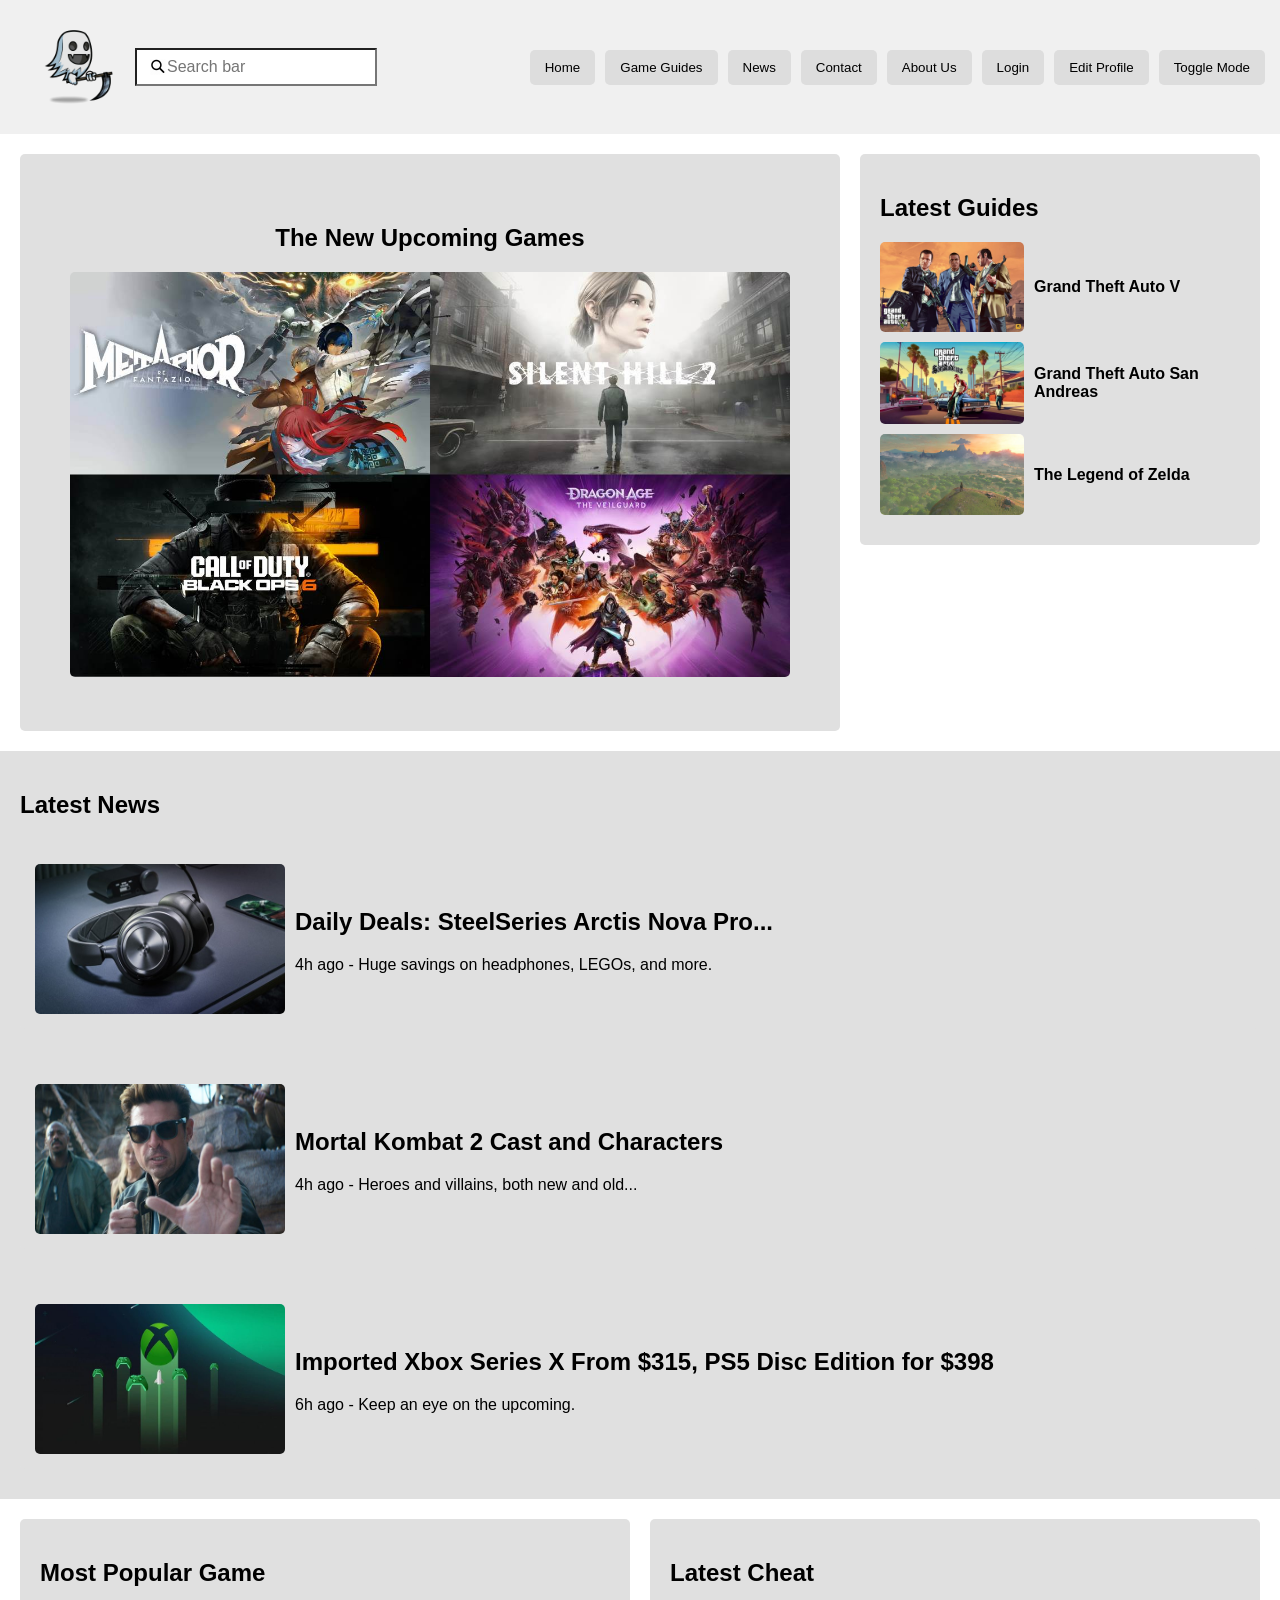
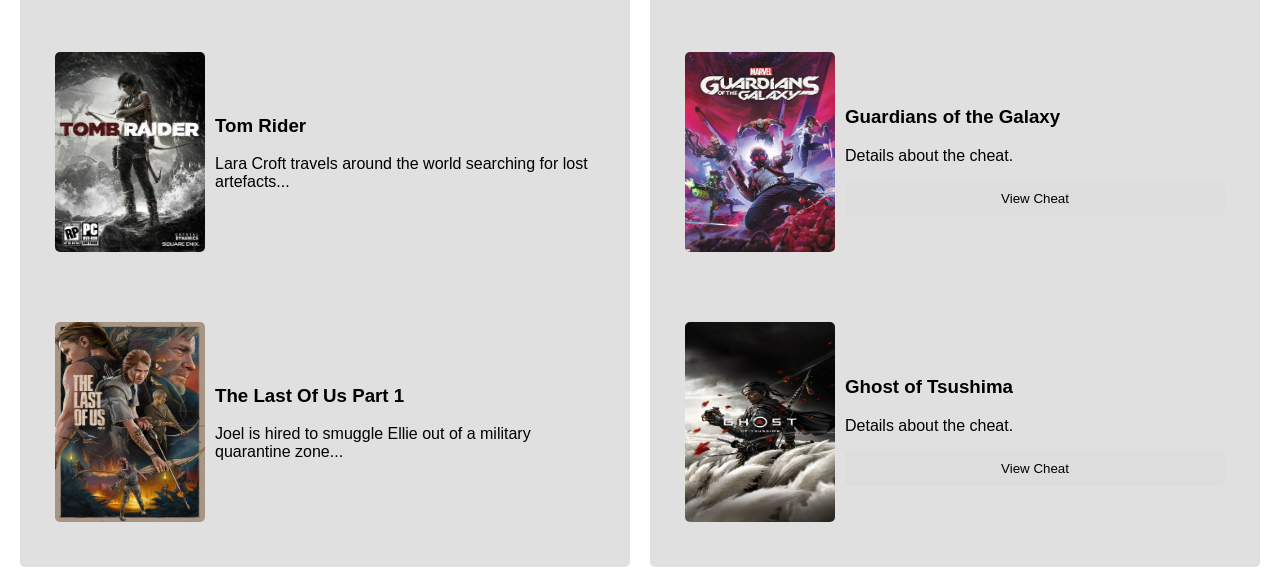
<file: index.html>
<!DOCTYPE html>
<html lang="en">

<head>
    <meta charset="UTF-8" />
    <meta name="viewport" content="width=device-width, initial-scale=1.0" />
    <title>Game Knowledge Hub</title>
    <link rel="stylesheet" href="./TestingWeb/styles.css" />
    <script src="https://www.w3schools.com/lib/w3.js"></script>
    <script src="./TestingWeb/auth.js"></script>

    <style>
        /* Logo */
        .logo img {
            width: 120px;
            height: auto;
        }

        /* Search area */


        /* User info */
        .user-info {
            display: flex;
            align-items: center;
            gap: 10px;
        }

        .user-email {
            color: white;
            font-size: 14px;
        }

        .logout-btn {
            background-color: red;
            color: white;
            border: none;
            padding: 5px 10px;
            cursor: pointer;
            border-radius: 4px;
        }

        /* Card styles */
        .lg-image,
        .news-card,
        .popular-card,
        .cheat-card {
            display: flex;
            align-items: center;
            gap: 10px;
            margin: 10px 0;
        }

        .news-content,
        .popular-content,
        .cheat-content {
            flex: 1;
        }

        a {
            text-decoration: none;
            color: inherit;
        }

        /* Hamburger menu for small screens */
        .hamburger-menu {
            display: none;
            font-size: 30px;
            cursor: pointer;
            padding: 10px;
            background-color: transparent;
            color: white;
            border: none;
        }

        /* Hide the nav links on small screens by default */
        #nav-menu {
            display: flex;
            gap: 10px;
        }

        #nav-menu a {
            display: block;
        }

        @media (max-width: 768px) {
            .hamburger-menu {
                display: block;
            }

            #nav-menu {
                display: none;
                width: 100%;
                flex-direction: column;
                align-items: center;
                background-color: black;
                padding: 10px;
            }

            #nav-menu.active {
                display: flex;
            }

            #nav-menu a {
                width: 100%;
                text-align: center;
            }

            .search-container {
                flex-direction: column;
                width: 100%;
            }

            .search-bar {
                width: 100%;
                max-width: none;
            }

            header {
                flex-direction: column;
            }
        }
    </style>

</head>

<body class="dark-mode">
    <header>
        <div class="logo">
            <img id="logo-img" alt="Logo" />
        </div>

        <div class="search-container">
            <input type="text" placeholder="Search bar" class="search-bar" id="search-input" />
            <img id="search-icon" alt="Search" class="search-icon" />
        </div>

        <nav id="nav-menu">
            <a id="home-link"><button>Home</button></a>
            <a id="guides-link"><button>Game Guides</button></a>
            <a id="news-link"><button>News</button></a>
            <a id="contact-link"><button>Contact</button></a>
            <a id="about-link"><button>About Us</button></a>
            <div id="auth-container"></div>
            <a id="edit-profile-link"><button>Edit Profile</button></a>
            <button id="theme-toggle">Toggle Mode</button>
        </nav>

        <div class="hamburger-menu" id="hamburger-menu">
            &#9776;
        </div>
    </header>


    <main>
        <section class="content-grid">
            <div class="advertisement">
                <h2>The New Upcoming Games</h2>
                <img src="image/Advposter.jpg" alt="Advertisement" />
            </div>

            <div class="latest-guides">
                <h2>Latest Guides</h2>
                <a href="game-guides.html" class="lg-image">
                    <img src="image/lg1.jpg" alt="Game Guide" width="80" />
                    <p><b>Grand Theft Auto V</b></p>
                </a>
                <a href="game-guides.html" class="lg-image">
                    <img src="image/lg2.jpg" alt="Game Guide" width="80" />
                    <p><b>Grand Theft Auto San Andreas</b></p>
                </a>
                <a href="game-guides.html" class="lg-image">
                    <img src="image/lg3.jpg" alt="Game Guide" width="80" />
                    <p><b>The Legend of Zelda</b></p>
                </a>
            </div>
        </section>

        <section class="latest-news">
            <h2>Latest News</h2>
            <div class="news-grid">
                <a href="news.html?title=Daily%20Deals%3A%20SteelSeries%20Arctis%20Nova%20Pro&image=new1.jpg&text=Huge%20savings%20on%20headphones%2C%20LEGOs%2C%20and%20more."
                    class="news-card">
                    <img src="image/new1.jpg" alt="News Image" width="80" />
                    <div class="news-content">
                        <h2>Daily Deals: SteelSeries Arctis Nova Pro...</h2>
                        <p>4h ago - Huge savings on headphones, LEGOs, and more.</p>
                    </div>
                </a>

                <a href="news.html?title=Mortal%20Kombat%202%20Cast%20and%20Characters&image=new2.jpg&text=Heroes%20and%20villains%2C%20both%20new%20and%20old..."
                    class="news-card">
                    <img src="image/new2.jpg" alt="News Image" width="80" />
                    <div class="news-content">
                        <h2>Mortal Kombat 2 Cast and Characters</h2>
                        <p>4h ago - Heroes and villains, both new and old...</p>
                    </div>
                </a>

                <a href="news.html?title=Imported%20Xbox%20Series%20X%20From%20%24315%2C%20PS5%20Disc%20Edition%20for%20%24398&image=new3.jpg&text=Keep%20an%20eye%20on%20the%20upcoming."
                    class="news-card">
                    <img src="image/new3.jpg" alt="News Image" width="80" />
                    <div class="news-content">
                        <h2>Imported Xbox Series X From $315, PS5 Disc Edition for $398</h2>
                        <p>6h ago - Keep an eye on the upcoming.</p>
                    </div>
                </a>
            </div>
        </section>

        <section class="game-info">
            <div class="most-popular">
                <h2>Most Popular Game</h2>

                <a href="#"
                    onclick="openGuide('Tom Rider', 'Lara Croft travels around the world searching for lost artefacts...', 'image/popular1.jpg')"
                    class="popular-card">
                    <img src="image/popular1.jpg" alt="Game Image" width="80" />
                    <div class="popular-content">
                        <h3>Tom Rider</h3>
                        <p>Lara Croft travels around the world searching for lost artefacts...</p>
                    </div>
                </a>

                <a href="#"
                    onclick="openGuide('The Last Of Us Part 1', 'Joel is hired to smuggle Ellie out of a military quarantine zone...', 'image/popular2.jpg')"
                    class="popular-card">
                    <img src="image/popular2.jpg" alt="Game Image" width="80" />
                    <div class="popular-content">
                        <h3>The Last Of Us Part 1</h3>
                        <p>Joel is hired to smuggle Ellie out of a military quarantine zone...</p>
                    </div>
                </a>
            </div>


            <div class="latest-cheat">
                <h2>Latest Cheat</h2>
                <div class="cheat-card">
                    <img src="image/cheat1.jpg" alt="Cheat Image" width="80" />
                    <div class="cheat-content">
                        <h3>Guardians of the Galaxy</h3>
                        <p>Details about the cheat.</p>
                        <button
                            onclick="openGuide('Guardians of the Galaxy', 'Details about Guardians of the Galaxy cheat.', 'image/cheat1.jpg')">View
                            Cheat</button>
                    </div>
                </div>
                <div class="cheat-card">
                    <img src="image/cheat2.jpg" alt="Cheat Image" width="80" />
                    <div class="cheat-content">
                        <h3>Ghost of Tsushima</h3>
                        <p>Details about the cheat.</p>
                        <button
                            onclick="openGuide('Ghost of Tsushima', 'Details about Ghost of Tsushima cheat.', 'image/cheat2.jpg')">View
                            Cheat</button>
                    </div>
                </div>
            </div>
        </section>
    </main>

    <div w3-include-html="TestingWeb/footer.html"></div>

    <!-- 🔍 Search Script -->
    <script>
        document.getElementById("search-input").addEventListener("input", function () {
            const value = this.value.toLowerCase();
            const cards = document.querySelectorAll(".lg-image, .news-card, .popular-card, .cheat-card");

            cards.forEach(card => {
                const content = card.textContent.toLowerCase();
                card.style.display = content.includes(value) ? "flex" : "none";
            });
        });

        function openGuide(title, description, image) {
            // Encode data to ensure the URL is correctly formatted
            const encodedTitle = encodeURIComponent(title);
            const encodedDescription = encodeURIComponent(description);
            const encodedImage = encodeURIComponent(image);

            // Redirect to game-guides.html with query parameters
            window.location.href =
                `game-guides.html?title=${encodedTitle}&description=${encodedDescription}&image=${encodedImage}`;
        }

        // Toggle the navigation menu when the hamburger icon is clicked
        document.getElementById("hamburger-menu").addEventListener("click", function () {
            document.getElementById("nav-menu").classList.toggle("active");
        });

        function openGuide(title, description, image) {
            const encodedTitle = encodeURIComponent(title);
            const encodedDescription = encodeURIComponent(description);
            const encodedImage = encodeURIComponent(image);

            window.location.href =
                `TestingWeb/game-guides.html?title=${encodedTitle}&description=${encodedDescription}&image=${encodedImage}`;
        }
    </script>
    <script>
        const isSubPage = location.pathname.includes("TestingWeb");
        const path = isSubPage ? "../" : "";

        // Dynamically update the paths for logo, search icon, and nav links
        document.getElementById("logo-img").src = path + "image/Logo.png";
        document.getElementById("search-icon").src = path + "image/Search.png";

        // Correctly navigate to the root page (index.html) from any subpage
        document.getElementById("home-link").href = path + "index.html";
        document.getElementById("guides-link").href = path + "TestingWeb/game-guides.html";
        document.getElementById("news-link").href = path + "TestingWeb/news.html";
        document.getElementById("contact-link").href = path + "TestingWeb/contact.html";
        document.getElementById("about-link").href = path + "TestingWeb/about.html";
        document.getElementById("edit-profile-link").href = path + "TestingWeb/edit-profile.html";
    </script>



</body>

</html>
</file>
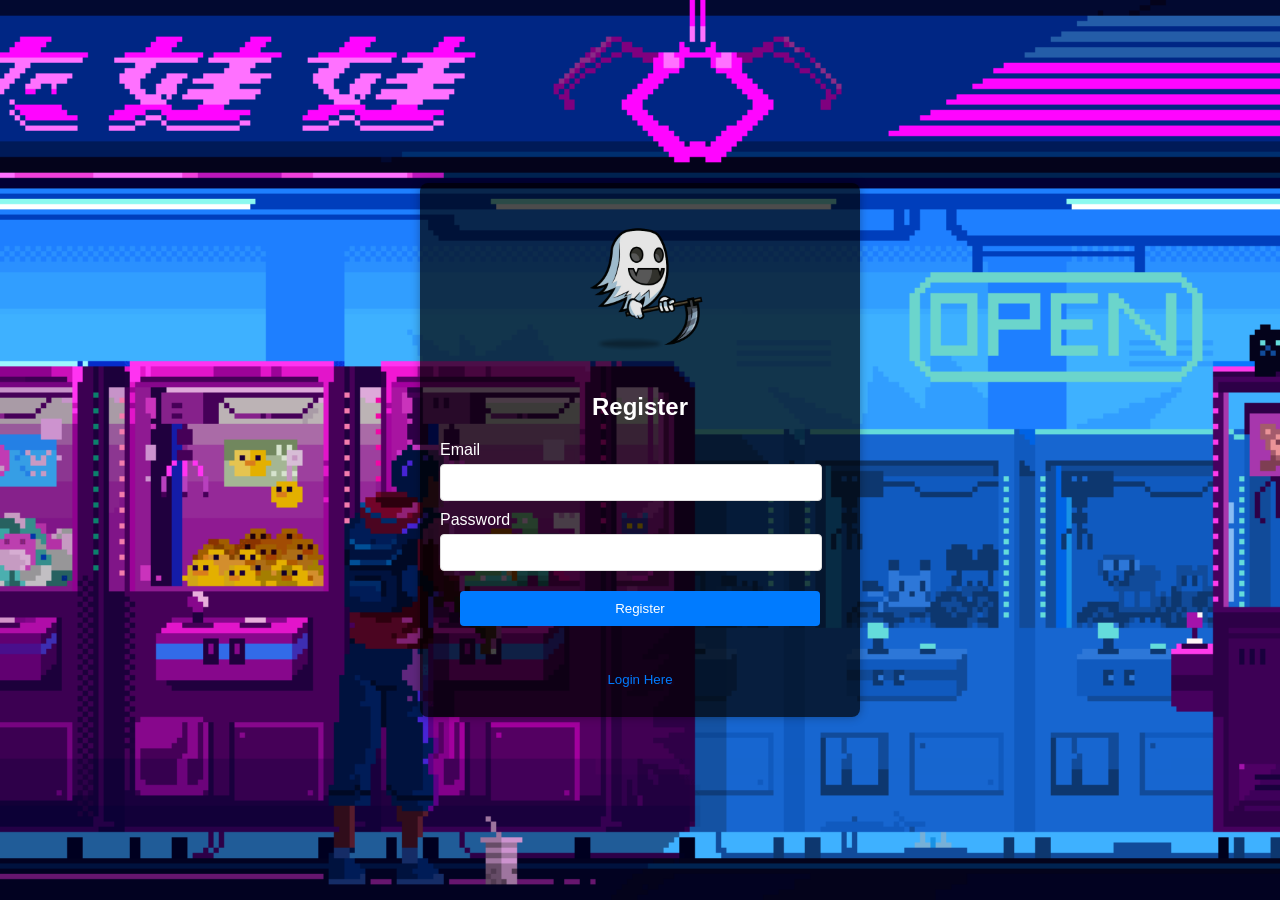
<file: login.html>
<!DOCTYPE html>
<html lang="en">

<head>
    <meta charset="UTF-8" />
    <meta name="viewport" content="width=device-width, initial-scale=1.0" />
    <title>Login & Register</title>
    <style>
        body {
            font-family: Arial, sans-serif;
            background: url('./image/logincover.gif') no-repeat center center fixed;
            background-size: cover;
            display: flex;
            justify-content: center;
            align-items: center;
            height: 100vh;
            margin: 0;
        }

        .container {
            background-color: rgba(0, 0, 0, 0.7);
            color: white;
            padding: 20px;
            border-radius: 8px;
            box-shadow: 0 0 10px rgba(0, 0, 0, 0.3);
            width: 100%;
            max-width: 400px;
            text-align: center;
        }

        .input-group {
            margin: 10px 0;
            text-align: left;
        }

        .input-group label {
            display: block;
        }

        .input-group input {
            width: 90%;
            padding: 10px;
            margin-top: 5px;
            border: 1px solid #ddd;
            border-radius: 4px;
        }

        .btn {
            width: 90%;
            padding: 10px;
            background-color: #007bff;
            color: white;
            border: none;
            border-radius: 4px;
            cursor: pointer;
            margin-top: 10px;
        }

        .btn:hover {
            background-color: #0056b3;
        }

        .button-group {
            display: flex;
            flex-direction: column;
            align-items: center;
        }

        .toggle-btn {
            background: none;
            border: none;
            color: #007bff;
            cursor: pointer;
            padding: 10px;
            margin-top: 10px;
            width: 90%;
            text-align: center;
            display: inline-block;
        }

        .toggle-btn:hover {
            text-decoration: underline;
        }

        .message {
            color: red;
            margin-top: 10px;
        }

        .logo img {
            max-width: 50%;
            height: auto;
        }
    </style>
</head>

<body>
    <div class="container">
        <div class="logo">
            <img src="./image/Logo.png" alt="Logo" />
        </div>
        <h2 id="form-title">Register</h2>
        <form id="auth-form">
            <div class="input-group">
                <label for="email">Email</label>
                <input type="email" id="email" required />
            </div>
            <div class="input-group">
                <label for="password">Password</label>
                <input type="password" id="password" required />
            </div>
            <div class="button-group">
                <button type="submit" class="btn">Register</button>
                <p class="message" id="message"></p>
                <button type="button" class="toggle-btn" onclick="toggleForm()">Login Here</button>
            </div>
        </form>
    </div>

    <script>
        const formTitle = document.getElementById("form-title");
        const authForm = document.getElementById("auth-form");
        const message = document.getElementById("message");
        const btn = authForm.querySelector(".btn");
        let isLogin = false;

        function toggleForm() {
            isLogin = !isLogin;
            formTitle.textContent = isLogin ? "Login" : "Register";
            btn.textContent = isLogin ? "Login" : "Register";
            message.textContent = "";
        }

        authForm.addEventListener("submit", (e) => {
            e.preventDefault();
            const email = document.getElementById("email").value;
            const password = document.getElementById("password").value;

            if (isLogin) {
                const user = JSON.parse(localStorage.getItem(email));
                if (user && user.password === password) {
                    message.style.color = "green";
                    message.textContent = "Login successful.";
                    setTimeout(() => {
                        localStorage.setItem("loggedInUser", email);
                        window.location.href = "./index.html";
                    }, 1000);
                } else {
                    message.style.color = "red";
                    message.textContent = "Invalid email or password.";
                }
            } else {
                if (localStorage.getItem(email)) {
                    message.textContent = "Account already exists.";
                } else {
                    localStorage.setItem(email, JSON.stringify({
                        password
                    }));
                    message.style.color = "green";
                    message.textContent = "Registration successful.";
                    authForm.reset();
                }
            }
        });
    </script>
</body>

</html>
</file>
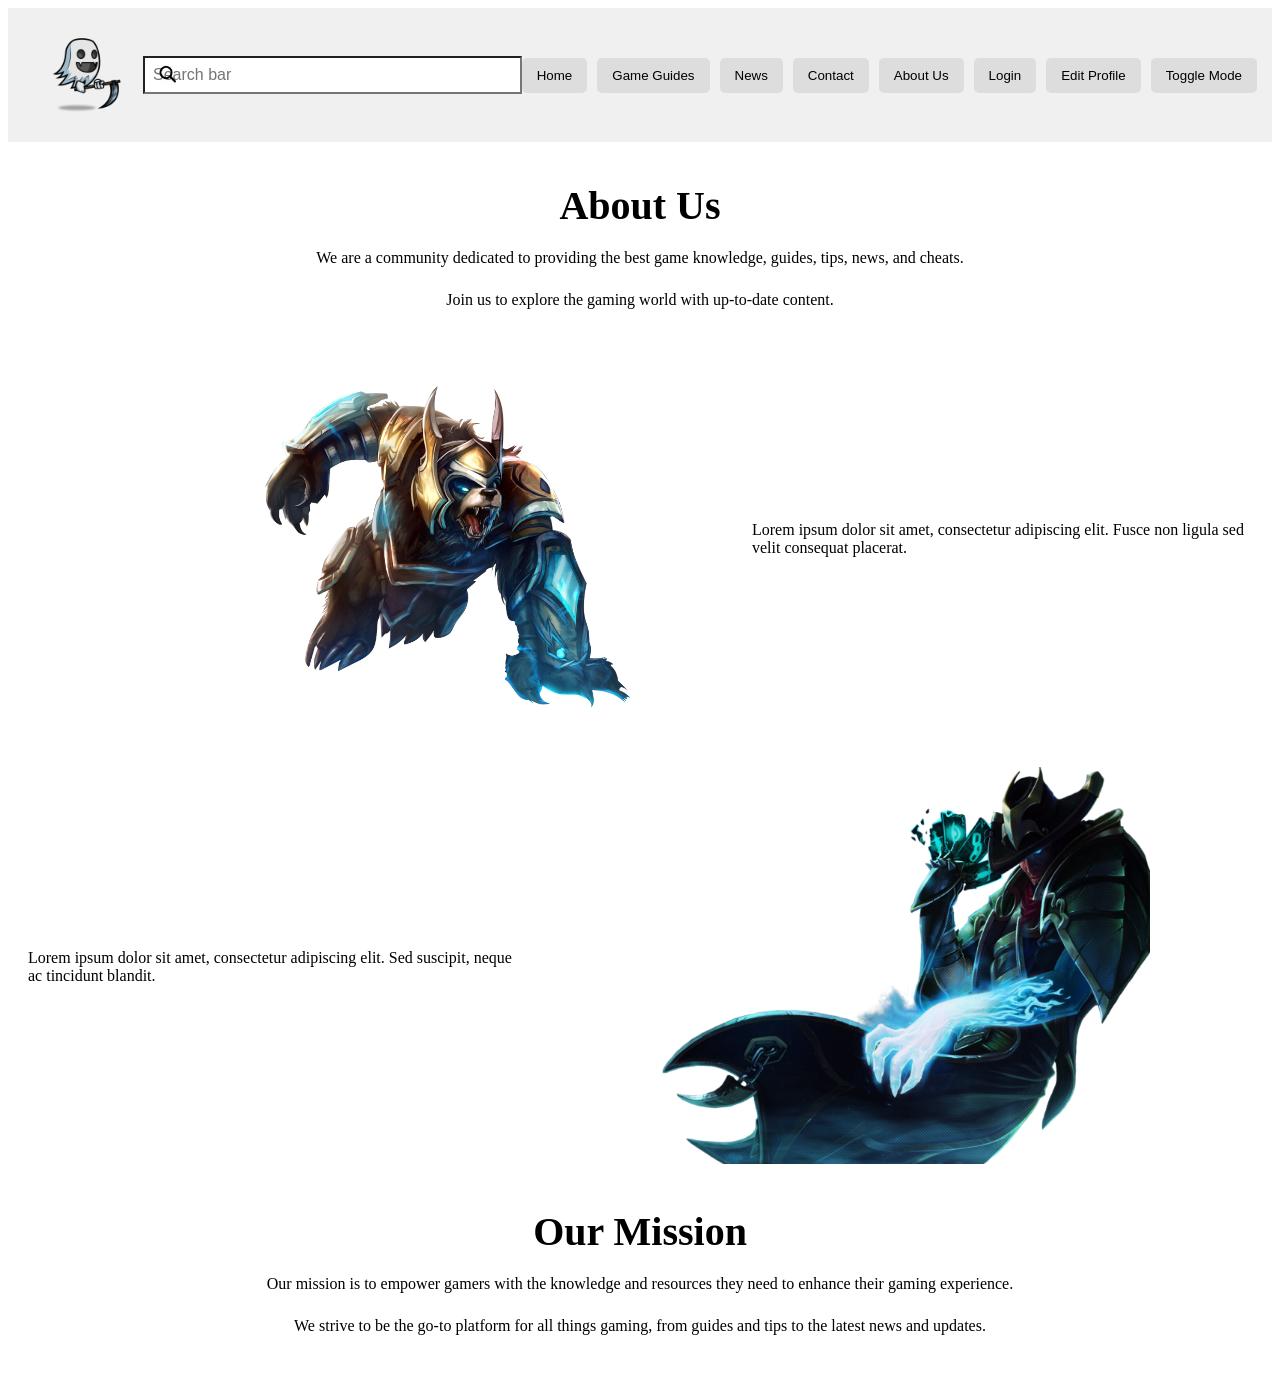
<file: TestingWeb/about.html>
<!DOCTYPE html>
<html lang="en">

<head>
    <meta charset="UTF-8">
    <meta name="viewport" content="width=device-width, initial-scale=1.0">
    <title>About Us | Game Knowledge Hub</title>
    <link rel="stylesheet" href="styles.css">
    <script src="https://www.w3schools.com/lib/w3.js"></script>
    <script src="auth.js"></script>
    <style>
        /* Search area */
        .search-container {
            display: flex;
            align-items: center;
            gap: 8px;
            flex: 1;
            max-width: 400px;
            margin: 0 auto;
        }

        .search-bar {
            flex-grow: 1;
            padding: 8px;
            font-size: 16px;
        }

        .search-icon {
            width: 20px;
            height: 20px;
            margin-left: 5px;
        }

        /* About container styles */
        .about-container {
            display: flex;
            flex-wrap: wrap;
            gap: 20px;
            align-items: center;
            justify-content: center;
            margin-bottom: 40px;
            padding: 0 20px;
        }

        .about-text {
            max-width: 500px;
            flex: 1 1 300px;
        }

        .about-photo {
            flex: 1 1 300px;
            text-align: center;
        }

        .about-photo img {
            width: 100%;
            max-width: 500px;
            height: auto;
            border-radius: 12px;
            object-fit: cover;
        }

        .about-header {
            text-align: center;
            max-width: 800px;
            margin: 40px auto;
            padding: 0 20px;
        }

        .about-header h2 {
            font-size: 2.5rem;
            margin-bottom: 10px;
        }

        .about-header p {
            font-size: 1rem;
            line-height: 1.6;
            margin-bottom: 10px;
        }

        /* Responsive styles */
        @media (max-width: 768px) {
            .about-container {
                flex-direction: column;
                text-align: center;
            }

            .about-header h2 {
                font-size: 2rem;
            }

            .about-header p {
                font-size: 0.95rem;
            }

            nav {
                flex-direction: column;
                align-items: center;
            }

            .search-container {
                flex-direction: column;
                width: 100%;
            }

            .search-bar {
                width: 100%;
                max-width: none;
            }

            header {
                flex-direction: column;
            }
        }

        /* Hamburger menu for small screens */
        .hamburger-menu {
            display: none;
            font-size: 30px;
            cursor: pointer;
            padding: 10px;
            background-color: transparent;
            color: white;
            border: none;
        }

        /* Hide the nav links on small screens by default */
        #nav-menu {
            display: flex;
            gap: 10px;
        }

        #nav-menu a {
            display: block;
        }

        @media (max-width: 768px) {
            .hamburger-menu {
                display: block;
                /* Show hamburger icon on smaller screens */
            }

            #nav-menu {
                display: none;
                /* Hide the navigation links by default */
                width: 100%;
                flex-direction: column;
                align-items: center;
                background-color: black;
                padding: 10px;
            }

            #nav-menu a {
                width: 100%;
                text-align: center;
            }

            /* Toggle dropdown menu */
            #nav-menu.active {
                display: flex;
            }
        }
    </style>
</head>

<body>
    <header>
        <div class="logo">
            <img id="logo-img" alt="Logo" />
        </div>

        <div class="search-container">
            <input type="text" placeholder="Search bar" class="search-bar" id="search-input" />
            <img id="search-icon" alt="Search" class="search-icon" />
        </div>

        <nav id="nav-menu">
            <a id="home-link"><button>Home</button></a>
            <a id="guides-link"><button>Game Guides</button></a>
            <a id="news-link"><button>News</button></a>
            <a id="contact-link"><button>Contact</button></a>
            <a id="about-link"><button>About Us</button></a>
            <div id="auth-container"></div>
            <a id="edit-profile-link"><button>Edit Profile</button></a>
            <button id="theme-toggle">Toggle Mode</button>
        </nav>

        <div class="hamburger-menu" id="hamburger-menu">
            &#9776;
        </div>
    </header>


    <main>
        <section class="about-us">
            <div class="about-header">
                <h2>About Us</h2>
                <p>We are a community dedicated to providing the best game knowledge, guides, tips, news, and cheats.
                </p>
                <p>Join us to explore the gaming world with up-to-date content.</p>
            </div>

            <div class="about-container">
                <div class="about-photo">
                    <img src="../image/About1.png" alt="About Us Photo">
                </div>
                <div class="about-text">
                    <p>Lorem ipsum dolor sit amet, consectetur adipiscing elit. Fusce non ligula sed velit consequat
                        placerat.</p>
                </div>
            </div>

            <div class="about-container">
                <div class="about-text">
                    <p>Lorem ipsum dolor sit amet, consectetur adipiscing elit. Sed suscipit, neque ac tincidunt
                        blandit.</p>
                </div>
                <div class="about-photo">
                    <img src="../image/About2.png" alt="About Us Photo">
                </div>
            </div>

            <div class="about-header">
                <h2>Our Mission</h2>
                <p>Our mission is to empower gamers with the knowledge and resources they need to enhance their gaming
                    experience.</p>
                <p>We strive to be the go-to platform for all things gaming, from guides and tips to the latest news and
                    updates.</p>
            </div>
        </section>
    </main>

    <div w3-include-html="footer.html"></div>

    <script>
        // Toggle the navigation menu when the hamburger icon is clicked
        document.getElementById("hamburger-menu").addEventListener("click", function () {
            document.getElementById("nav-menu").classList.toggle("active");
        });
    </script>

    <script>
        const isSubPage = location.pathname.includes("TestingWeb");

        const path = isSubPage ? "../" : "";

        document.getElementById("logo-img").src = path + "image/Logo.png";
        document.getElementById("search-icon").src = path + "image/Search.png";

        document.getElementById("home-link").href = path + "index.html";
        document.getElementById("guides-link").href = path + "TestingWeb/game-guides.html";
        document.getElementById("news-link").href = path + "TestingWeb/news.html";
        document.getElementById("contact-link").href = path + "TestingWeb/contact.html";
        document.getElementById("about-link").href = path + "TestingWeb/about.html";
        document.getElementById("edit-profile-link").href = path + "TestingWeb/edit-profile.html";
    </script>
</body>

</html>
</file>
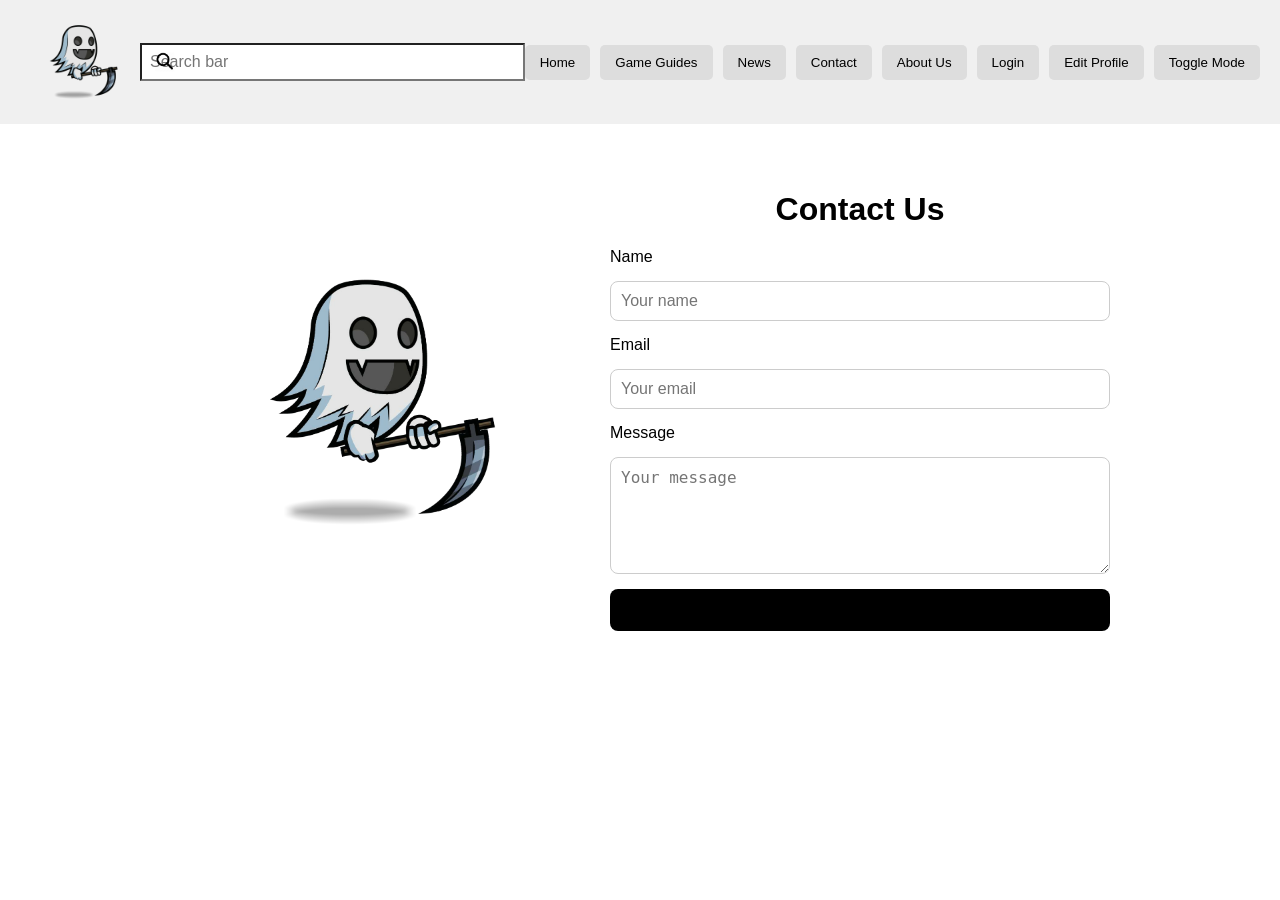
<file: TestingWeb/contact.html>
<!DOCTYPE html>
<html lang="en">

<head>
    <meta charset="UTF-8">
    <meta name="viewport" content="width=device-width, initial-scale=1.0">
    <title>Contact Us | Game Knowledge Hub</title>
    <link rel="stylesheet" href="styles.css">
    <script src="https://www.w3schools.com/lib/w3.js"></script>
    <script src="auth.js"></script>
    <style>
        body {
            font-family: Arial, sans-serif;
            margin: 0;
            padding: 0;
        }

        .contact-container {
            display: flex;
            flex-wrap: wrap;
            gap: 40px;
            align-items: center;
            justify-content: center;
            padding: 40px 20px;
        }

        .contact-logo img {
            max-width: 400px;
            width: 100%;
            border-radius: 12px;
        }

        .contact-form {
            max-width: 500px;
            width: 100%;
        }

        .contact-form h2 {
            font-size: 2rem;
            margin-bottom: 20px;
            text-align: center;
        }

        .contact-form form {
            display: flex;
            flex-direction: column;
            gap: 15px;
        }

        .contact-form input,
        .contact-form textarea {
            padding: 10px;
            border: 1px solid #ccc;
            border-radius: 8px;
            font-size: 1rem;
        }

        .contact-form button {
            padding: 12px;
            border: none;
            background-color: black;
            color: white;
            font-size: 1rem;
            border-radius: 8px;
            cursor: pointer;
            transition: background-color 0.3s ease;
        }

        .contact-form button:hover {
            background-color: grey;
        }

        .search-container {
            display: flex;
            align-items: center;
            gap: 8px;
            flex: 1;
            max-width: 400px;
            margin: 0 auto;
        }

        .search-bar {
            flex-grow: 1;
            padding: 8px;
            font-size: 16px;
        }

        .search-icon {
            width: 20px;
            height: 20px;
            margin-left: 5px;
        }

        header {
            display: flex;
            justify-content: space-between;
            padding: 10px 20px;
            align-items: center;
            background-color: #fff;
        }

        .logo h2 {
            margin: 0;
        }

        nav {
            display: flex;
            gap: 10px;
        }

        .nav-items {
            display: flex;
            gap: 10px;
        }

        .hamburger {
            display: none;
            flex-direction: column;
            gap: 5px;
            cursor: pointer;
        }

        .hamburger div {
            width: 30px;
            height: 4px;
            background-color: #333;
        }

        @media (max-width: 768px) {
            .nav-items {
                display: none;
                flex-direction: column;
                width: 100%;
                align-items: center;
            }

            .nav-items.active {
                display: flex;
            }

            .hamburger {
                display: flex;
            }
        }
    </style>
</head>

<body>
    <header>
        <div class="logo">
            <img id="logo-img" alt="Logo" />
        </div>

        <div class="search-container">
            <input type="text" placeholder="Search bar" class="search-bar" id="search-input" />
            <img id="search-icon" alt="Search" class="search-icon" />
        </div>

        <nav id="nav-menu">
            <a id="home-link"><button>Home</button></a>
            <a id="guides-link"><button>Game Guides</button></a>
            <a id="news-link"><button>News</button></a>
            <a id="contact-link"><button>Contact</button></a>
            <a id="about-link"><button>About Us</button></a>
            <div id="auth-container"></div>
            <a id="edit-profile-link"><button>Edit Profile</button></a>
            <button id="theme-toggle">Toggle Mode</button>
        </nav>


    </header>

    <main>
        <section class="contact-us">
            <div class="contact-container">
                <div class="contact-logo">
                    <img src="../image/Logo.png" alt="Contact Us Logo">
                </div>

                <div class="contact-form">
                    <h2>Contact Us</h2>
                    <form>
                        <label for="name">Name</label>
                        <input type="text" id="name" placeholder="Your name" required>

                        <label for="email">Email</label>
                        <input type="email" id="email" placeholder="Your email" required>

                        <label for="message">Message</label>
                        <textarea id="message" rows="5" placeholder="Your message" required></textarea>

                        <button type="submit">Send Message</button>
                    </form>
                </div>
            </div>
        </section>
    </main>

    <div w3-include-html="footer.html"></div>

    <script>
        w3.includeHTML();

        function toggleMenu() {
            const navItems = document.querySelector('.nav-items');
            navItems.classList.toggle('active');
        }
    </script>

    <script>
        const isSubPage = location.pathname.includes("TestingWeb");

        const path = isSubPage ? "../" : "";

        document.getElementById("logo-img").src = path + "image/Logo.png";
        document.getElementById("search-icon").src = path + "image/Search.png";

        document.getElementById("home-link").href = path + "index.html";
        document.getElementById("guides-link").href = path + "TestingWeb/game-guides.html";
        document.getElementById("news-link").href = path + "TestingWeb/news.html";
        document.getElementById("contact-link").href = path + "TestingWeb/contact.html";
        document.getElementById("about-link").href = path + "TestingWeb/about.html";
        document.getElementById("edit-profile-link").href = path + "TestingWeb/edit-profile.html";
    </script>
</body>

</html>
</file>
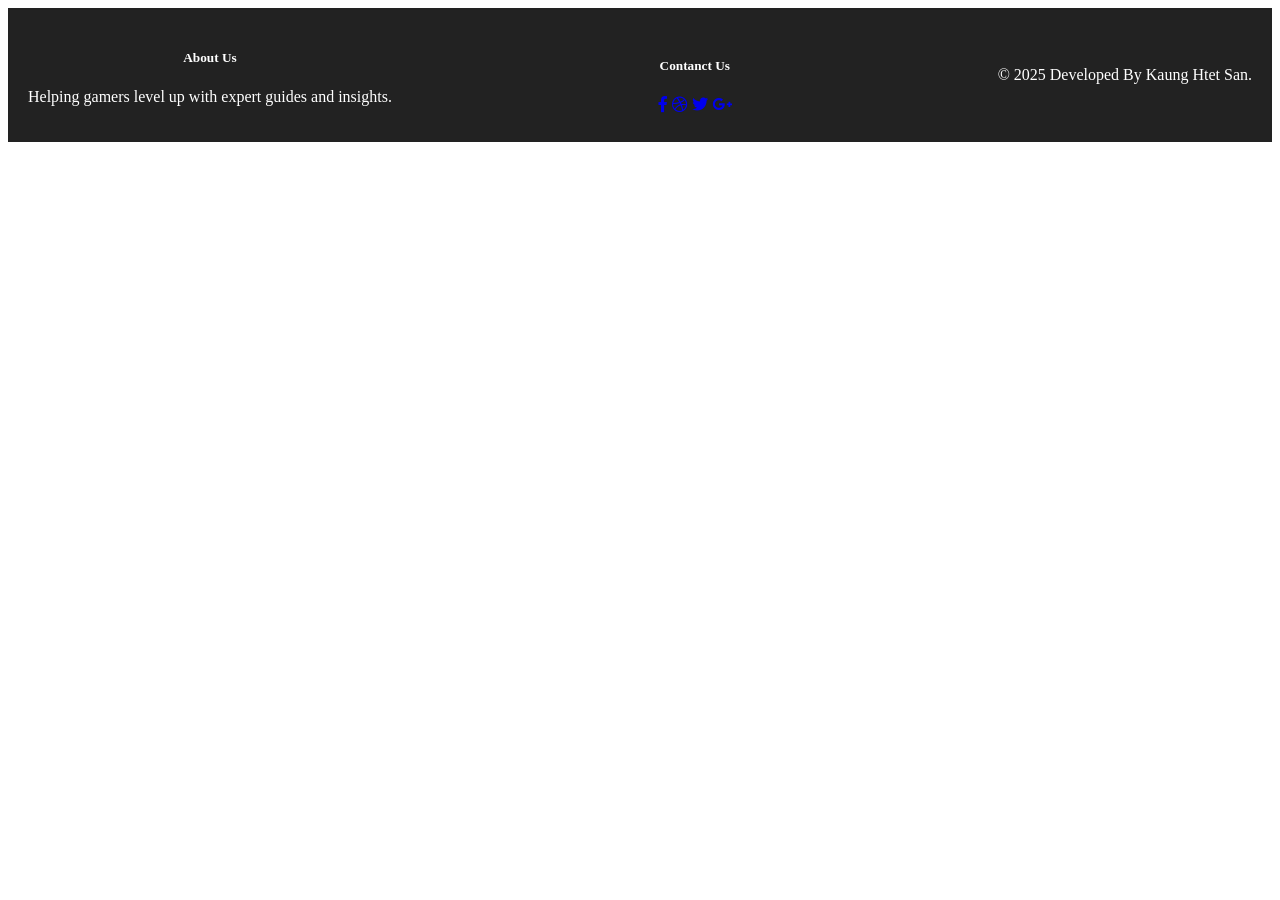
<file: TestingWeb/footer.html>
<!DOCTYPE html>
<html lang="en">

<head>
    <meta charset="UTF-8">
    <meta name="viewport" content="width=device-width, initial-scale=1.0">
    <title>Footer</title>
    <link rel="stylesheet" href="styles.css">
    <link rel="stylesheet" href="https://pro.fontawesome.com/releases/v5.10.0/css/all.css" crossorigin="anonymous">
</head>

<body>
    <footer class="footer">
        <div class="footer-section">
            <h5>About Us</h5>
            <p>Helping gamers level up with expert guides and insights.</p>

        </div>

        <div class="footer-section">

            <h5>Contanct Us </h5>
            <div class="social-icons">
                <a href="#"><i class="fab fa-facebook-f"></i></a>
                <a href="#"><i class="fab fa-dribbble"></i></a>
                <a href="#"><i class="fab fa-twitter"></i></a>
                <a href="#"><i class="fab fa-google-plus-g"></i></a>
            </div>
        </div>
        <div class="copyright">© 2025 Developed By Kaung Htet San.</div>
    </footer>

    <script>
        w3.includeHTML(() => {

            const themeToggle = document.getElementById("theme-toggle");
            if (themeToggle) {
                themeToggle.addEventListener("click", function () {
                    document.body.classList.toggle("light-mode");
                    document.body.classList.toggle("dark-mode");
                });
            }
        });
    </script>
</body>

</html>
</file>
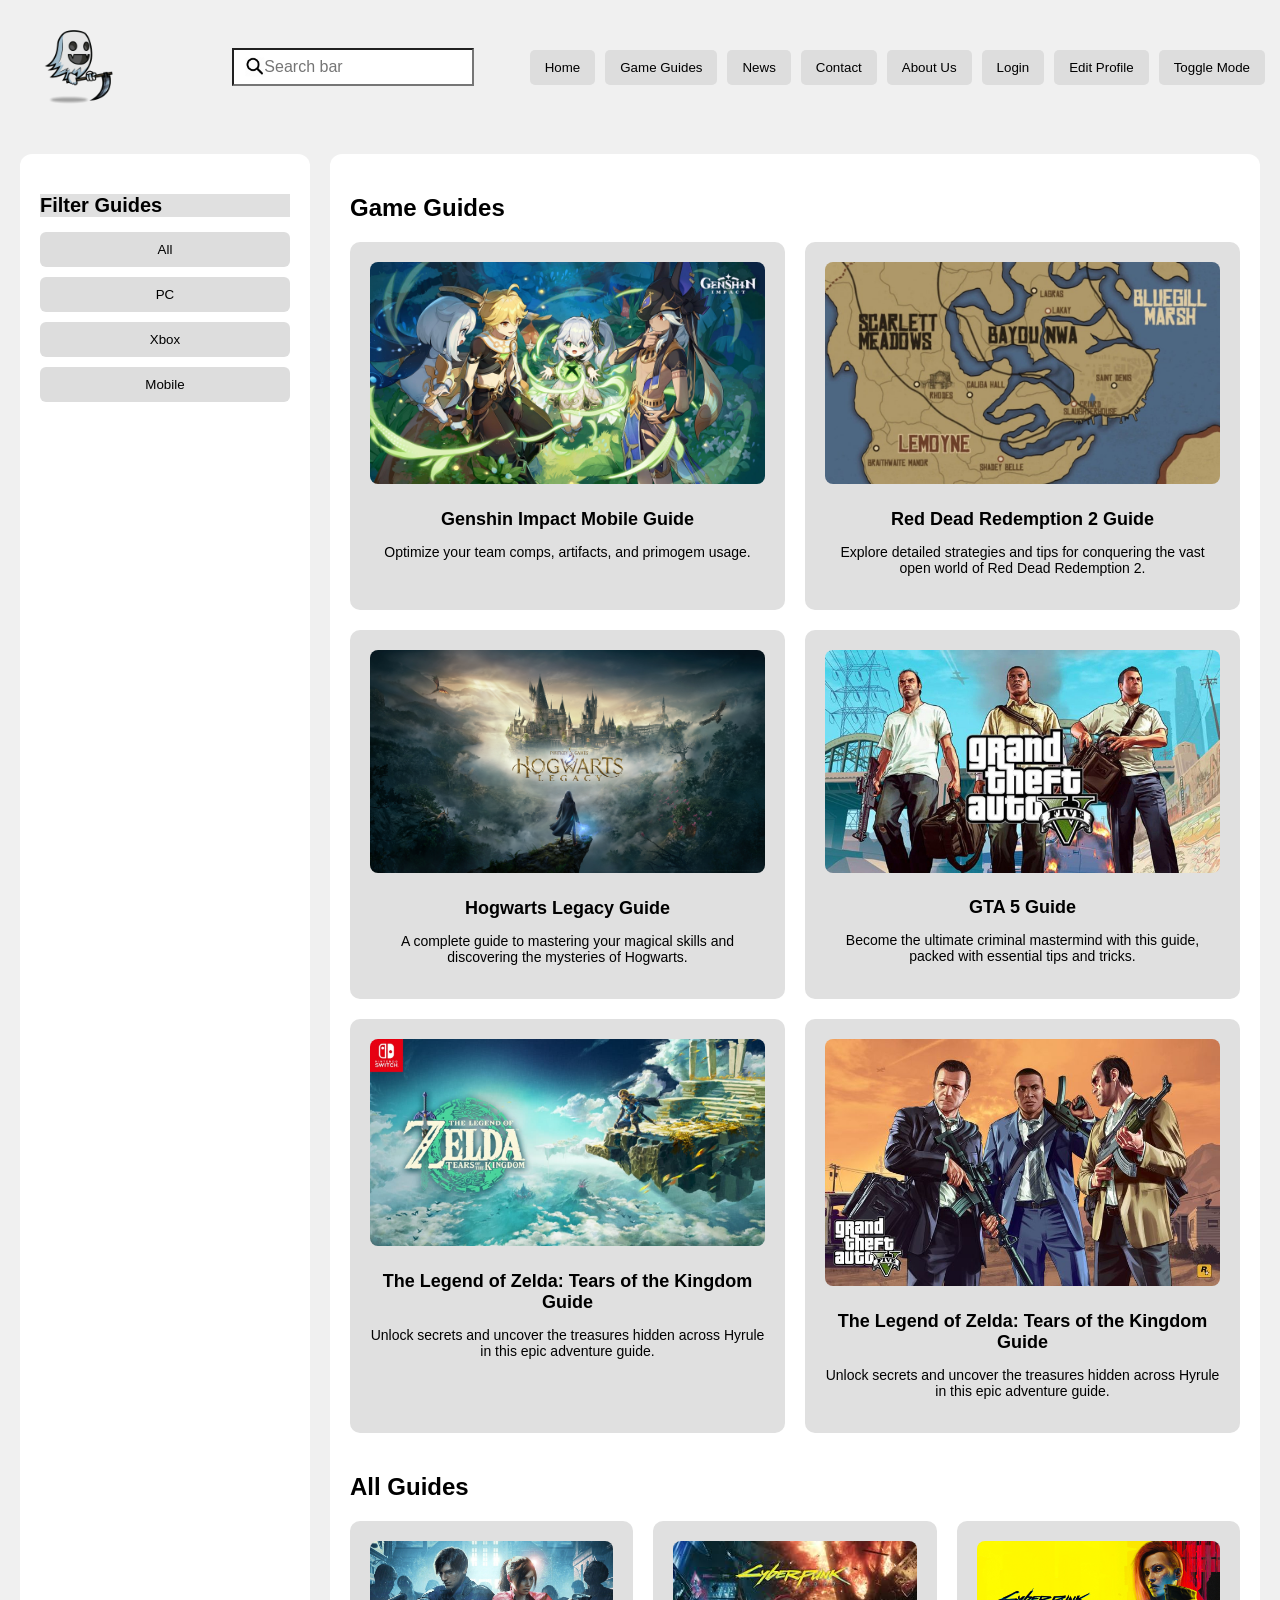
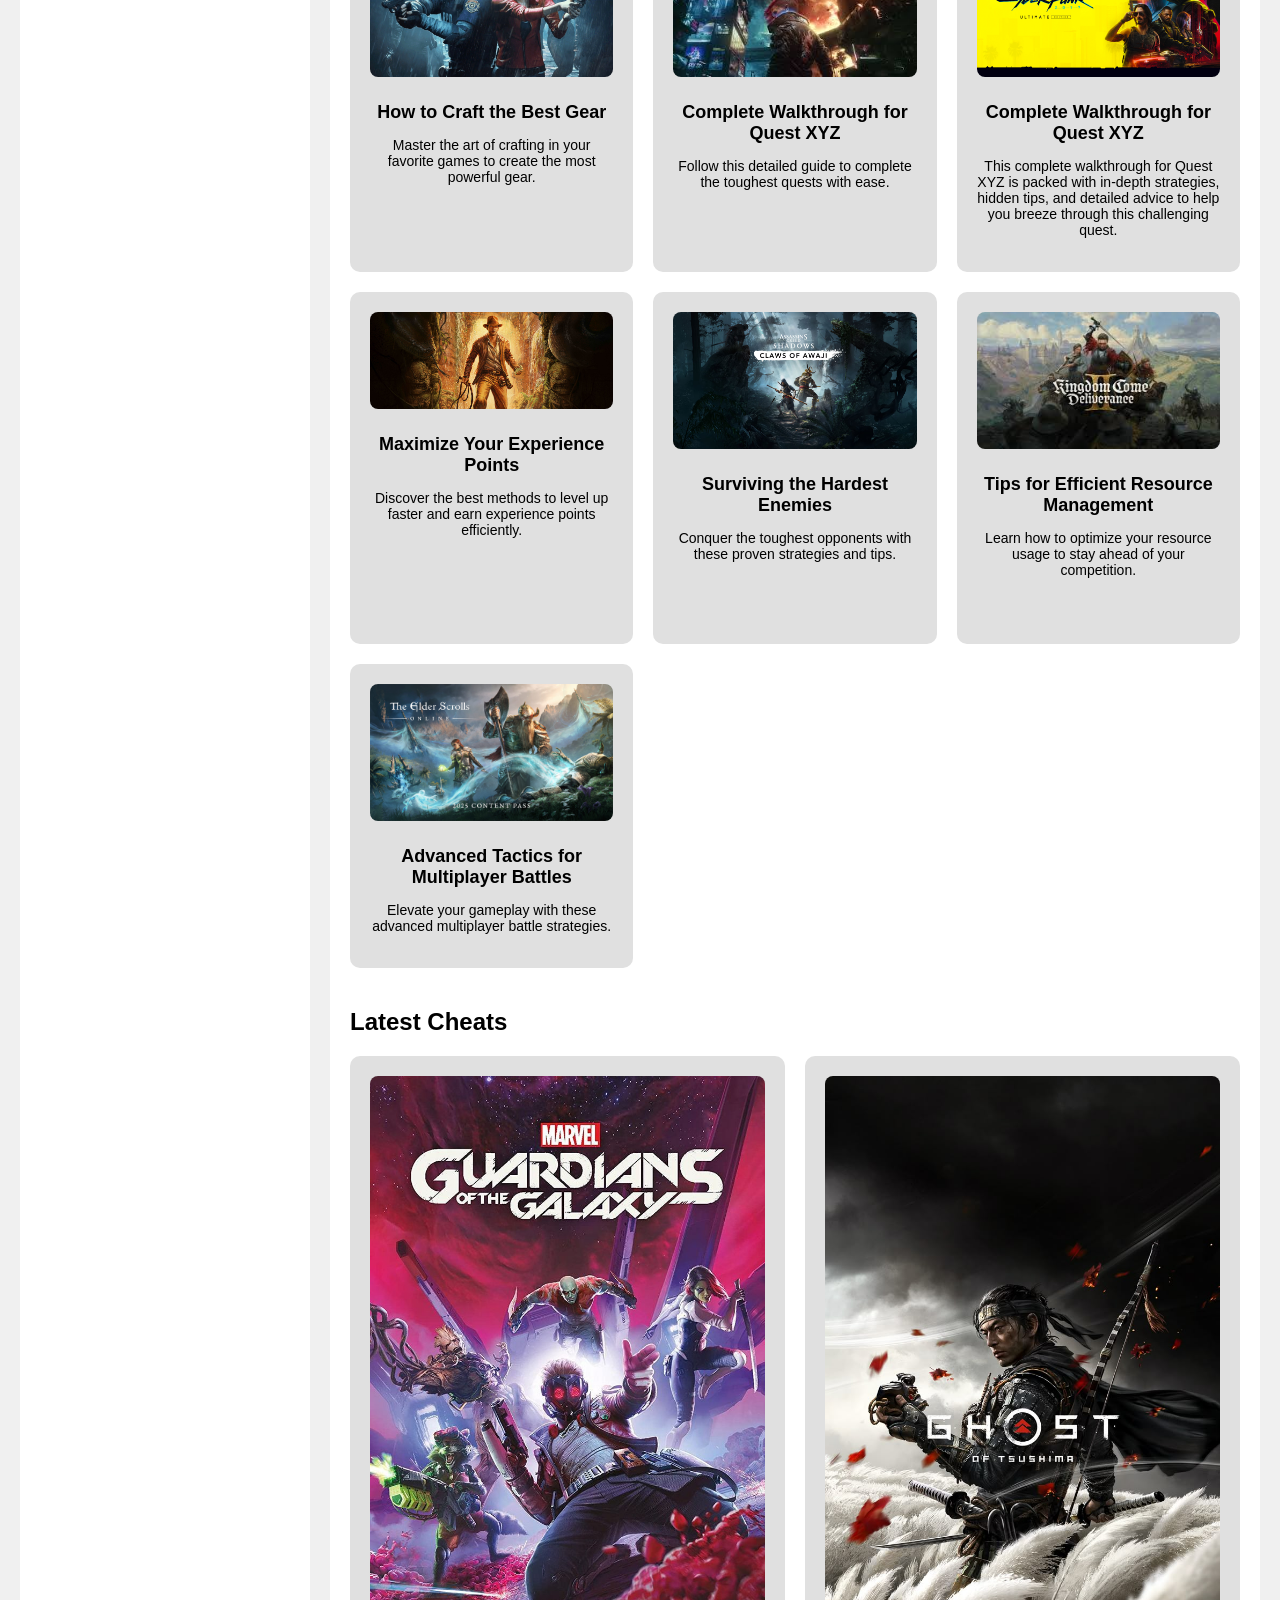
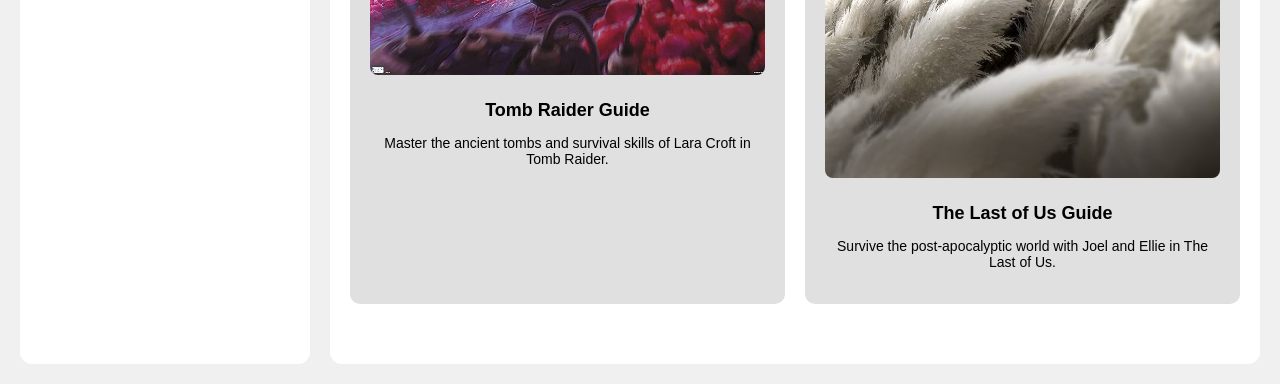
<file: TestingWeb/game-guides.html>
<!DOCTYPE html>
<html lang="en">

<head>
    <meta charset="UTF-8">
    <meta name="viewport" content="width=device-width, initial-scale=1.0">
    <title>Game Knowledge Hub - Game Guides</title>
    <link rel="stylesheet" href="styles.css">
    <script src="https://www.w3schools.com/lib/w3.js"></script>
    <script src="./auth.js"></script>
    <link rel="stylesheet" href="gameguidestyle.css">
    <style>
        /* Search area */
        .search-container {
            display: flex;
            align-items: center;
            gap: 8px;
            flex: 1;
            max-width: 200px;
            margin: 0 auto;
            position: relative;
            /* Added to help with absolute positioning of icon */
        }

        .search-bar {
            flex-grow: 1;
            padding: 8px;
            font-size: 16px;
            padding-left: 30px;
            /* Added padding to give space for the icon */
        }

        .search-icon {
            position: absolute;
            left: 8px;
            /* Position the icon on the left */
            top: 50%;
            transform: translateY(-50%);
            /* Vertically center the icon */
            width: 20px;
            height: 20px;
        }

        /* Responsive styles */
        @media (max-width: 768px) {
            nav {
                flex-direction: column;
                align-items: center;
            }

            .search-container {
                flex-direction: column;
                width: 100%;
            }

            .search-bar {
                width: 100%;
                max-width: none;
                padding-left: 30px;
                /* Added padding for icon on small screens */
            }

            header {
                flex-direction: column;
            }
        }

        /* Hamburger menu for small screens */
        .hamburger-menu {
            display: none;
            font-size: 30px;
            cursor: pointer;
            padding: 10px;
            background-color: transparent;
            color: white;
            border: none;
        }

        /* Hide the nav links on small screens by default */
        #nav-menu {
            display: flex;
            gap: 10px;
        }

        #nav-menu a {
            display: block;
        }

        @media (max-width: 768px) {
            .hamburger-menu {
                display: block;
                /* Show hamburger icon on smaller screens */
            }

            #nav-menu {
                display: none;
                /* Hide the navigation links by default */
                width: 100%;
                flex-direction: column;
                align-items: center;
                background-color: black;
                padding: 10px;
            }

            #nav-menu a {
                width: 100%;
                text-align: center;
            }

            /* Toggle dropdown menu */
            #nav-menu.active {
                display: flex;
            }
        }
    </style>


</head>

<body>

    <!-- Header Section -->
    <header>
        <div class="logo">
            <img id="logo-img" alt="Logo" />
        </div>

        <div class="search-container">
            <input type="text" placeholder="Search bar" class="search-bar" id="search-input" />
            <img id="search-icon" alt="Search" class="search-icon" />
        </div>

        <nav id="nav-menu">
            <a id="home-link"><button>Home</button></a>
            <a id="guides-link"><button>Game Guides</button></a>
            <a id="news-link"><button>News</button></a>
            <a id="contact-link"><button>Contact</button></a>
            <a id="about-link"><button>About Us</button></a>
            <div id="auth-container"></div>
            <a id="edit-profile-link"><button>Edit Profile</button></a>
            <button id="theme-toggle">Toggle Mode</button>
        </nav>

        <div class="hamburger-menu" id="hamburger-menu">
            &#9776;
        </div>
    </header>



    <!-- Main Content Section -->
    <main class="container">

        <!-- Filter Block -->
        <aside class="left-side">
            <h3 class="filter-title">Filter Guides</h3>
            <div class="filter-buttons">
                <button class="filter-btn" id="all-filter">All</button>
                <button class="filter-btn" id="pc-filter">PC</button>
                <button class="filter-btn" id="xbox-filter">Xbox</button>
                <button class="filter-btn" id="mobile-filter">Mobile</button>
            </div>
        </aside>


        <!-- Guides Content -->
        <section class="right-side">
            <h1 class="page-title" style="color: #fff;">Game Guides</h1>

            <!-- Popular Guides -->
            <div class="popular-guides">

                <a href="game-guide-detail.html" class="popular-item" data-category="Mobile"
                    data-title="Genshin Impact Mobile Guide"
                    onclick="storeGameData('Genshin Impact Mobile Guide', 'Optimize your team comps, artifacts, and primogem usage.', '../image/genshin.jpg', 'An anime-style open-world action RPG with gacha mechanics.', 'Focus on elemental reactions like Melt and Vaporize. Save primogems for 5-star banners.', 'A deep and colorful game with expansive exploration and strategic combat.')">
                    <img src="../image/genshin.jpg" alt="Genshin Impact Mobile Guide">
                    <div class="description">
                        <h2 class="title">Genshin Impact Mobile Guide</h2>
                        <p class="text">Optimize your team comps, artifacts, and primogem usage.</p>
                    </div>
                </a>

                <a href="game-guide-detail.html" class="popular-item" data-category="PC"
                    data-title="Red Dead Redemption 2 Guide"
                    onclick="storeGameData('Red Dead Redemption 2 Guide', 'Explore detailed strategies and tips for conquering the vast open world of Red Dead Redemption 2.', '../image/reddead.jpg', 'An open-world action-adventure game set in the Wild West.', 'Use stealth and cover to defeat enemies effectively. Aim for headshots for quicker kills.', 'A captivating adventure game full of detailed mechanics and a gripping storyline.')">
                    <img src="../image/reddead.jpg" alt="Red Dead Redemption 2 Guide">
                    <div class="description">
                        <h2 class="title">Red Dead Redemption 2 Guide</h2>
                        <p class="text">Explore detailed strategies and tips for conquering the vast open world of Red
                            Dead Redemption 2.</p>
                    </div>
                </a>

                <a href="game-guide-detail.html" class="popular-item" data-category="Xbox"
                    data-title="Hogwarts Legacy Guide"
                    onclick="storeGameData('Hogwarts Legacy Guide', 'A complete guide to mastering your magical skills and discovering the mysteries of Hogwarts.', '../image/hogwart.jpg', 'An immersive action-RPG set in the Harry Potter universe during the 1800s.', 'Focus on unlocking talents early. Use Disillusionment for stealth and potions during boss fights.', 'A magical RPG experience offering deep lore, exploration, and character customization.')">
                    <img src="../image/hogwart.jpg" alt="Hogwarts Legacy Guide">
                    <div class="description">
                        <h2 class="title">Hogwarts Legacy Guide</h2>
                        <p class="text">A complete guide to mastering your magical skills and discovering the mysteries
                            of Hogwarts.</p>
                    </div>
                </a>

                <a href="game-guide-detail.html" class="popular-item" data-category="Mobile" data-title="GTA 5 Guide"
                    onclick="storeGameData('GTA 5 Guide', 'Become the ultimate criminal mastermind with this guide, packed with essential tips and tricks.', '../image/gta.jpg', 'An open-world crime game with rich story missions and online multiplayer.', 'Focus on heists, managing wanted levels, and utilizing character switching.', 'A chaotic and humorous sandbox experience filled with endless possibilities.')">
                    <img src="../image/gta.jpg" alt="GTA 5 Guide">
                    <div class="description">
                        <h2 class="title">GTA 5 Guide</h2>
                        <p class="text">Become the ultimate criminal mastermind with this guide, packed with essential
                            tips and tricks.</p>
                    </div>
                </a>

                <a href="game-guide-detail.html" class="popular-item" data-category="PC"
                    data-title="The Legend of Zelda: Tears of the Kingdom Guide"
                    onclick="storeGameData('The Legend of Zelda: Tears of the Kingdom Guide', 'Unlock secrets and uncover the treasures hidden across Hyrule in this epic adventure guide.', '../image/lgof1.jpg', 'A fantasy open-world action-adventure game with physics-driven gameplay.', 'Experiment with combinations of weapons, vehicles, and elemental effects.', 'A legendary exploration-focused game filled with puzzles, lore, and freedom.')">
                    <img src="../image/lgof1.jpg" alt="The Legend of Zelda Guide">
                    <div class="description">
                        <h2 class="title">The Legend of Zelda: Tears of the Kingdom Guide</h2>
                        <p class="text">Unlock secrets and uncover the treasures hidden across Hyrule in this epic
                            adventure guide.</p>
                    </div>
                </a>

                <a href="game-guide-detail.html" class="popular-item" data-category="PC"
                    data-title="Grand Thef Auto: Tears of the Kingdom Guide"
                    onclick="storeGameData('The Legend of Zelda: Tears of the Kingdom Guide', 'Unlock secrets and uncover the treasures hidden across Hyrule in this epic adventure guide.', '../image/lgof1.jpg', 'A fantasy open-world action-adventure game with physics-driven gameplay.', 'Experiment with combinations of weapons, vehicles, and elemental effects.', 'A legendary exploration-focused game filled with puzzles, lore, and freedom.')">
                    <img src="../image/lg1.jpg" alt="The Legend of Zelda Guide">
                    <div class="description">
                        <h2 class="title">The Legend of Zelda: Tears of the Kingdom Guide</h2>
                        <p class="text">Unlock secrets and uncover the treasures hidden across Hyrule in this epic
                            adventure guide.</p>
                    </div>
                </a>

            </div>





            <!-- All Guides -->
            <h2 style="color: #fff; margin-top: 40px;">All Guides</h2>
            <div class="all-guides">

                <a href="game-guide-detail.html" class="guide-card" data-category="PC"
                    data-title="How to Craft the Best Gear"
                    onclick="storeGameData('How to Craft the Best Gear', 'Master the art of crafting in your favorite games to create the most powerful gear.', '../image/re2.jpg', 'Learn how crafting systems work in various RPGs and survival games.', 'Gather rare materials, upgrade your crafting benches, and experiment with blueprints.', 'Perfect for players who love optimization and building the best loadouts.')">
                    <img src="../image/re2.jpg" alt="How to Craft the Best Gear">
                    <div class="description">
                        <h2 class="title">How to Craft the Best Gear</h2>
                        <p class="text">Master the art of crafting in your favorite games to create the most powerful
                            gear.</p>
                    </div>
                </a>

                <a href="game-guide-detail.html" class="guide-card" data-category="Mobile"
                    data-title="Complete Walkthrough for Quest XYZ"
                    onclick="storeGameData('Complete Walkthrough for Quest XYZ', 'Follow this detailed guide to complete the toughest quests with ease.', '../image/cyber.jpg', 'A quest-centric walkthrough for story-driven mobile RPGs or shooters.', 'Focus on quest item locations, enemy weaknesses, and timing events.', 'Ideal for players stuck in story progression or boss fights.')">
                    <img src="../image/cyber.jpg" alt="Complete Walkthrough for Quest XYZ">
                    <div class="description">
                        <h2 class="title">Complete Walkthrough for Quest XYZ</h2>
                        <p class="text">Follow this detailed guide to complete the toughest quests with ease.</p>
                    </div>
                </a>

                <a href="game-guide-detail.html" class="guide-card" data-category="Mobile"
                    data-title="Complete Walkthrough for Quest XYZ"
                    onclick="storeGameData('Complete Walkthrough for Quest XYZ', 'This complete walkthrough for Quest XYZ is packed with in-depth strategies, hidden tips, and detailed advice to help you breeze through this challenging quest. Whether you’re struggling with the most difficult parts of the quest or just need some extra guidance, this guide covers all bases. Follow each step for a seamless experience.', '../image/cyberpunk.jpg', 'This comprehensive guide is designed for mobile RPG enthusiasts or action game lovers who are ready to take on Quest XYZ, one of the most intricate and complex quests in the game. From the beginning to the end, we\'ve outlined every essential step for your success.', 'Throughout this guide, we’ll dive into detailed strategies for finding rare items, defeating tough enemies, and uncovering hidden secrets within the quest. We’ll also focus on important gameplay mechanics, such as how to maximize your character\'s strengths and exploit the weaknesses of your foes. Each section contains valuable insights that will help you navigate even the most challenging parts of the game.', 'This guide is perfect for players who need help advancing through difficult story segments, overcoming boss fights, or mastering the game\'s quest mechanics. We’ll provide recommendations for gear, leveling up, and specific techniques to make the most of your journey through this mobile adventure.')">
                    <img src="../image/cyberpunk.jpg" alt="Complete Walkthrough for Quest XYZ">
                    <div class="description">
                        <h2 class="title">Complete Walkthrough for Quest XYZ</h2>
                        <p class="text">This complete walkthrough for Quest XYZ is packed with in-depth strategies,
                            hidden tips, and detailed advice to help you breeze through this challenging quest.</p>
                    </div>
                </a>

                <a href="game-guide-detail.html" class="guide-card" data-category="Xbox"
                    data-title="Maximize Your Experience Points"
                    onclick="storeGameData('Maximize Your Experience Points', 'Discover the best methods to level up faster and earn experience points efficiently.', '../image/idjone.jpg', 'Focuses on RPGs or open-world games with leveling systems.', 'Repeat high-XP activities, use XP boosts, and target elite enemies.', 'For gamers who want fast progression and unlocks.')">
                    <img src="../image/idjone.jpg" alt="Maximize Your Experience Points">
                    <div class="description">
                        <h2 class="title">Maximize Your Experience Points</h2>
                        <p class="text">Discover the best methods to level up faster and earn experience points
                            efficiently.</p>
                    </div>
                </a>

                <a href="game-guide-detail.html" class="guide-card" data-category="PC"
                    data-title="Surviving the Hardest Enemies"
                    onclick="storeGameData('Surviving the Hardest Enemies', 'Conquer the toughest opponents with these proven strategies and tips.', '../image/assian1.jpg', 'Covers boss fights and enemy AI in challenging games like Souls-likes.', 'Use hit-and-run tactics, perfect dodge timing, and exploit weaknesses.', 'Perfect for players looking to beat the hardest difficulty modes.')">
                    <img src="../image/assian1.jpg" alt="Surviving the Hardest Enemies">
                    <div class="description">
                        <h2 class="title">Surviving the Hardest Enemies</h2>
                        <p class="text">Conquer the toughest opponents with these proven strategies and tips.</p>
                    </div>
                </a>

                <a href="game-guide-detail.html" class="guide-card" data-category="Mobile"
                    data-title="Tips for Efficient Resource Management"
                    onclick="storeGameData('Tips for Efficient Resource Management', 'Learn how to optimize your resource usage to stay ahead of your competition.', '../image/kgcome.jpg', 'Great for base builders or strategy games that involve managing limited resources.', 'Prioritize essential upgrades, balance economy vs. defense, and track your spending.', 'Essential for competitive players and long-term planners.')">
                    <img src="../image/kgcome.jpg" alt="Tips for Efficient Resource Management">
                    <div class="description">
                        <h2 class="title">Tips for Efficient Resource Management</h2>
                        <p class="text">Learn how to optimize your resource usage to stay ahead of your competition.</p>
                    </div>
                </a>

                <a href="game-guide-detail.html" class="guide-card" data-category="Xbox"
                    data-title="Advanced Tactics for Multiplayer Battles"
                    onclick="storeGameData('Advanced Tactics for Multiplayer Battles', 'Elevate your gameplay with these advanced multiplayer battle strategies.', '../image/es.jpg', 'Ideal for competitive shooters, MOBAs, or battle royales.', 'Use callouts, cover peeking, role specialization, and proper loadouts.', 'Great for players aiming to climb ranked ladders or lead teams.')">
                    <img src="../image/es.jpg" alt="Advanced Tactics for Multiplayer Battles">
                    <div class="description">
                        <h2 class="title">Advanced Tactics for Multiplayer Battles</h2>
                        <p class="text">Elevate your gameplay with these advanced multiplayer battle strategies.</p>
                    </div>
                </a>

            </div>



            <!-- Latest Cheats -->
            <h2 style="color: #fff; margin-top: 40px;">Latest Cheats</h2>
            <div class="latest-cheats">
                <a href="game-guide-detail.html" class="popular-item" data-category="PC"
                    onclick="storeGameData('Tomb Raider Guide', 'Master the ancient tombs and survival skills of Lara Croft in Tomb Raider.', '../image/tombraider.jpg', 'An action-adventure game where Lara Croft uncovers lost secrets and survives deadly environments.', 'Use climbing gear to explore hidden areas and conserve ammo for critical fights.', 'A thrilling journey through ancient ruins with stunning visuals and intense challenges.')">
                    <img src="../image/cheat1.jpg" alt="Tomb Raider Guide">
                    <div class="description">
                        <h2 class="title">Tomb Raider Guide</h2>
                        <p class="text">Master the ancient tombs and survival skills of Lara Croft in Tomb Raider.</p>
                    </div>
                </a>

                <a href="game-guide-detail.html" class="popular-item" data-category="PC"
                    onclick="storeGameData('The Last of Us Guide', 'Survive the post-apocalyptic world with Joel and Ellie in The Last of Us.', '../image/lastofus.jpg', 'A story-driven survival game where every choice matters in a world overrun by infected.', 'Use crafting to create weapons and distractions. Stay stealthy to avoid unnecessary fights.', 'An emotional, cinematic experience with heart-pounding stealth and combat.')">
                    <img src="../image/cheat2.jpg" alt="The Last of Us Guide">
                    <div class="description">
                        <h2 class="title">The Last of Us Guide</h2>
                        <p class="text">Survive the post-apocalyptic world with Joel and Ellie in The Last of Us.</p>
                    </div>
                </a>
            </div>

        </section>

    </main>
    <div w3-include-html="footer.html"></div>

    <script>
        // Store game guide data in localStorage with additional details
        function storeGameData(title, description, image, overview, tips, summary) {
            localStorage.setItem('gameTitle', title);
            localStorage.setItem('gameDescription', description);
            localStorage.setItem('gameImage', image);
            localStorage.setItem('gameOverview', overview);
            localStorage.setItem('gameTips', tips);
            localStorage.setItem('gameSummary', summary);
        }

        // Search functionality
        const searchInput = document.getElementById("search-input");
        searchInput.addEventListener("input", function () {
            const query = this.value.toLowerCase();
            const allGuides = document.querySelectorAll(".guide-card, .popular-item");

            allGuides.forEach(item => {
                const title = item.getAttribute("data-title") ? item.getAttribute("data-title")
                    .toLowerCase() : "";
                if (title.includes(query)) {
                    item.style.display = "";
                } else {
                    item.style.display = "none";
                }
            });
        });

        // Attach event listeners to filter buttons
        document.getElementById('all-filter').addEventListener('click', () => filterGuides('All'));
        document.getElementById('pc-filter').addEventListener('click', () => filterGuides('PC'));
        document.getElementById('xbox-filter').addEventListener('click', () => filterGuides('Xbox'));
        document.getElementById('mobile-filter').addEventListener('click', () => filterGuides('Mobile'));

        // Initially show all guides
        filterGuides('All');

        // Filter guides based on category
        function filterGuides(category) {
            const allGuides = document.querySelectorAll(".guide-card, .popular-item");

            allGuides.forEach(item => {
                const itemCategory = item.getAttribute("data-category");
                if (category === 'All' || itemCategory === category) {
                    item.style.display = "";
                } else {
                    item.style.display = "none";
                }
            });
        }
    </script>

    <script>
        document.addEventListener("DOMContentLoaded", function () {
            const data = JSON.parse(localStorage.getItem("selectedGuide"));

            if (data) {
                document.getElementById("guide-title").textContent = data.title;
                document.getElementById("guide-description").textContent = data.description;
                document.getElementById("guide-image").src = data.image;
            }
        });
    </script>

    <script>
        // Toggle the navigation menu when the hamburger icon is clicked
        document.getElementById("hamburger-menu").addEventListener("click", function () {
            document.getElementById("nav-menu").classList.toggle("active");
        });
    </script>
    <script>
        const isSubPage = location.pathname.includes("TestingWeb");

        const path = isSubPage ? "../" : "";

        document.getElementById("logo-img").src = path + "image/Logo.png";
        document.getElementById("search-icon").src = path + "image/Search.png";

        document.getElementById("home-link").href = path + "index.html";
        document.getElementById("guides-link").href = path + "TestingWeb/game-guides.html";
        document.getElementById("news-link").href = path + "TestingWeb/news.html";
        document.getElementById("contact-link").href = path + "TestingWeb/contact.html";
        document.getElementById("about-link").href = path + "TestingWeb/about.html";
        document.getElementById("edit-profile-link").href = path + "TestingWeb/edit-profile.html";
    </script>


</body>

</html>
</file>
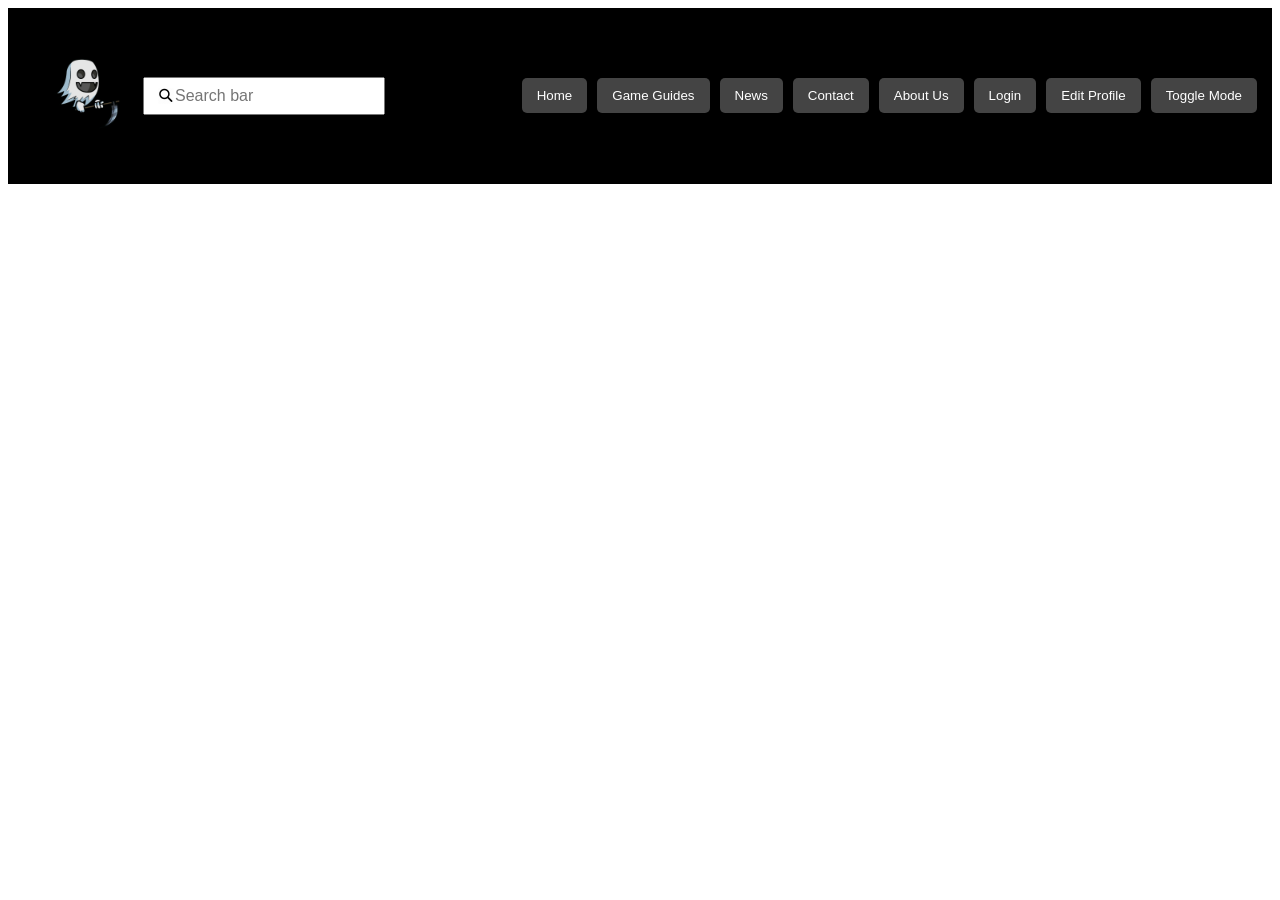
<file: TestingWeb/header.html>
<!DOCTYPE html>
<html lang="en">

<head>
    <title>Game Knowledge Hub</title>
    <meta charset="UTF-8">
    <meta name="viewport" content="width=device-width, initial-scale=1">
    <link rel="stylesheet" href="styles.css">
    <style>
        .logo img {
            width: 120px;
            height: auto;
        }

        .user-info {
            display: flex;
            align-items: center;
            gap: 10px;
        }

        .user-email {
            color: white;
            font-size: 14px;
        }

        .logout-btn {
            background-color: red;
            color: white;
            border: none;
            padding: 5px 10px;
            cursor: pointer;
            border-radius: 4px;
        }
    </style>
</head>

<body>
    <header>
        <div class="logo">
            <h2><img src="../image/Logo.png" alt=""></h2>
        </div>

        <div class="search-container">
            <input type="text" placeholder="Search bar" class="search-bar">
            <img src="../image/Search.png" alt="Search" class="search-icon">
        </div>

        <nav>
            <a href="home.html"><button>Home</button></a>
            <a href="game-guides.html"><button>Game Guides</button></a>
            <a href="news.html"><button>News</button></a>
            <a href="contact.html"><button>Contact</button></a>
            <a href="about.html"><button>About Us</button></a>
            <div id="auth-container">
                <!-- Login/Logout button will go here -->
            </div>
            <a href="edit-profile.html"><button>Edit Profile</button></a>
            <button id="theme-toggle">Toggle Mode</button>
        </nav>
    </header>

    <script>
        function setupAuth() {
            const authContainer = document.getElementById("auth-container");
            const loggedInUser = localStorage.getItem("loggedInUser");

            if (loggedInUser) {
                // Show user profile and logout button
                authContainer.innerHTML = `
                    <div class="user-info">
                        <span class="user-email">${loggedInUser}</span>
                        <button class="logout-btn" onclick="logout()">Logout</button>
                    </div>
                `;
            } else {
                // Show login button
                authContainer.innerHTML =
                    `<button id="login-btn" onclick="window.location.href='login.html'">Login</button>`;
            }
        }

        function logout() {
            localStorage.removeItem("loggedInUser");
            setupAuth(); // Refresh header
            window.location.href = "home.html"; // Redirect to home page after logout
        }

        function setupThemeToggle() {
            const themeToggle = document.getElementById("theme-toggle");
            themeToggle.addEventListener("click", function () {
                document.body.classList.toggle("light-mode");
                document.body.classList.toggle("dark-mode");
            });
        }

        document.addEventListener("DOMContentLoaded", () => {
            setupAuth();
            setupThemeToggle();
        });
    </script>
</body>

</html>
</file>
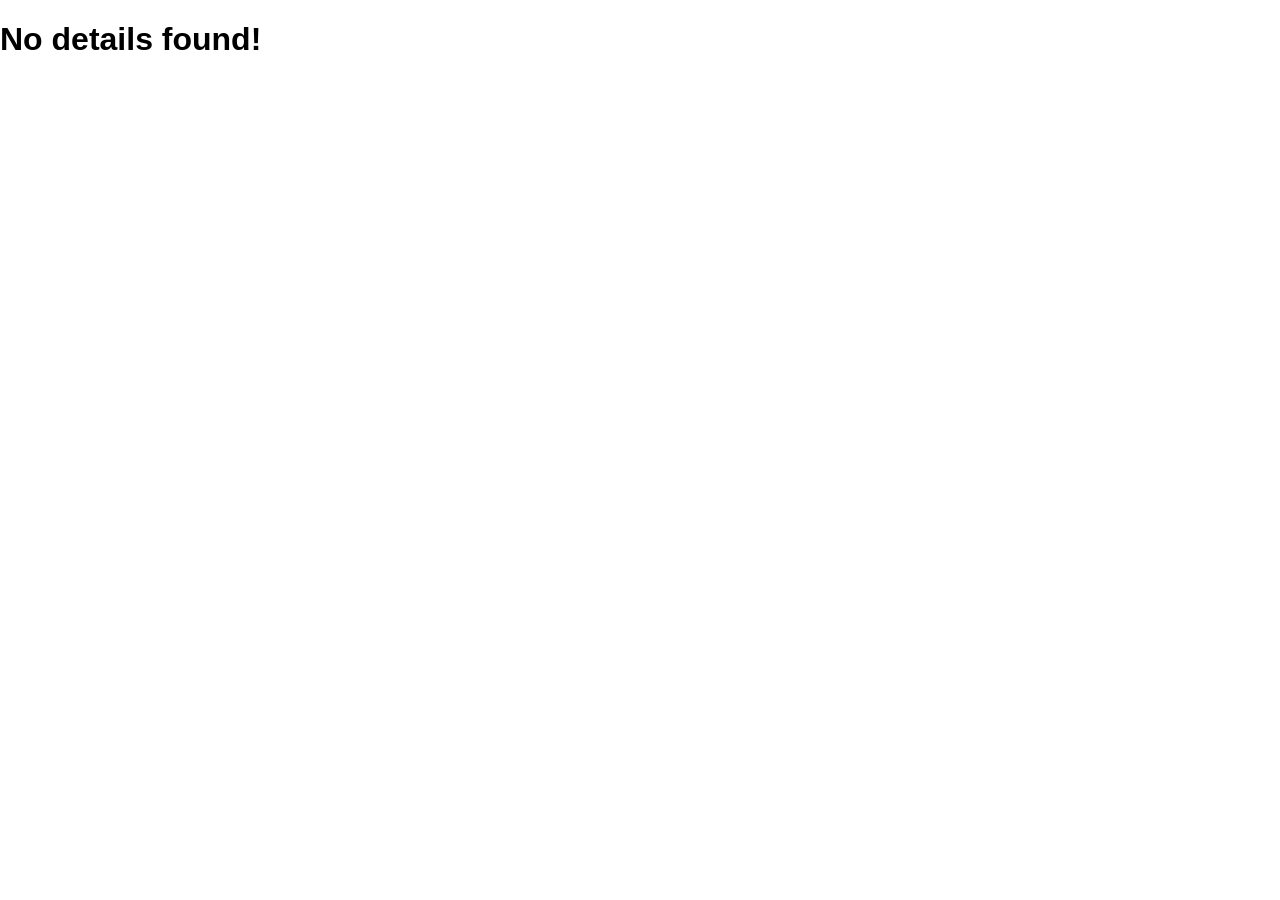
<file: TestingWeb/news-detail.html>
<!DOCTYPE html>
<html lang="en">

<head>
    <meta charset="UTF-8">
    <meta name="viewport" content="width=device-width, initial-scale=1.0">
    <title>News Detail</title>
    <link rel="stylesheet" href="styles.css" />
    <script src="https://www.w3schools.com/lib/w3.js"></script>
    <script src="auth.js"></script>
    <style>
        /* Base Reset */
        body {
            font-family: Arial, sans-serif;
            margin: 0;
            padding: 0;
        }

        /* ------------------ Layout and Sections ------------------ */
        .container {
            display: flex;
            flex-wrap: wrap;
            padding: 16px;
        }

        .left-side {
            flex: 2;
            padding: 16px;
        }

        .right-side {
            flex: 1;
            padding: 16px;
        }

        .contact-container {
            display: flex;
            flex-wrap: wrap;
            gap: 40px;
            align-items: center;
            justify-content: center;
            padding: 40px 20px;
        }

        /* ------------------ Header and Navigation ------------------ */
        header {
            display: flex;
            justify-content: space-between;
            padding: 10px 20px;
            align-items: center;
            background-color: #fff;
        }

        nav {
            display: flex;
            gap: 10px;
        }

        .logo h2 {
            margin: 0;
        }

        .nav-items {
            display: flex;
            gap: 10px;
        }

        .hamburger {
            display: none;
            flex-direction: column;
            gap: 5px;
            cursor: pointer;
        }

        .hamburger div {
            width: 30px;
            height: 4px;
            background-color: #333;
        }

        /* ------------------ Contact Section ------------------ */
        .contact-logo img {
            max-width: 400px;
            width: 100%;
            border-radius: 12px;
        }

        .contact-form {
            max-width: 500px;
            width: 100%;
        }

        .contact-form h2 {
            font-size: 2rem;
            margin-bottom: 20px;
            text-align: center;
        }

        .contact-form form {
            display: flex;
            flex-direction: column;
            gap: 15px;
        }

        .contact-form input,
        .contact-form textarea {
            padding: 10px;
            border: 1px solid #ccc;
            border-radius: 8px;
            font-size: 1rem;
        }

        .contact-form button {
            padding: 12px;
            border: none;
            background-color: black;
            color: white;
            font-size: 1rem;
            border-radius: 8px;
            cursor: pointer;
            transition: background-color 0.3s ease;
        }

        .contact-form button:hover {
            background-color: grey;
        }

        /* ------------------ Left Side Content ------------------ */
        .left-content {
            display: flex;
            align-items: center;
            text-decoration: none;
        }

        .left-content:hover {
            transform: scale(1.05);
            transition: transform 0.3s ease;
        }

        .image {
            width: 30%;
            height: auto;
            margin-right: 16px;
            border-radius: 8px;
            box-shadow: 0 4px 6px rgba(0, 0, 0, 0.1);
        }

        .description {
            flex: 1;
        }

        .title {
            font-size: 1.25rem;
            font-weight: 600;
            color: #1a202c;
        }

        .text {
            color: #4a5568;
            margin-top: 8px;
        }

        .page-title {
            font-size: 2rem;
            font-weight: 700;
            color: #2d3748;
            text-align: left;
            margin: 24px 16px 8px 16px;
            border-bottom: 2px solid #e2e8f0;
            padding-bottom: 8px;
        }

        /* ------------------ Right Side Filters ------------------ */
        .filter {
            background-color: #f7fafc;
            padding: 16px;
            border-radius: 8px;
            box-shadow: 0 4px 6px rgba(0, 0, 0, 0.1);
        }

        .filter-title {
            font-size: 1.125rem;
            font-weight: 600;
            margin-bottom: 16px;
            color: #2d3748;
        }

        .filter-buttons {
            display: flex;
            flex-direction: column;
            gap: 8px;
        }

        .filter-btn {
            width: 100%;
            padding: 12px;
            background-color: #3182ce;
            color: white;
            font-weight: 600;
            border-radius: 4px;
            border: none;
            cursor: pointer;
            transition: background-color 0.3s ease;
        }

        .filter-btn:hover {
            background-color: #2b6cb0;
        }

        /* ------------------ Search Bar ------------------ */
        .search-container {
            display: flex;
            align-items: center;
            gap: 8px;
            flex: 1;
            max-width: 400px;
            margin: 0 auto;
        }

        .search-bar {
            flex-grow: 1;
            padding: 8px;
            font-size: 16px;
        }

        .search-icon {
            width: 20px;
            height: 20px;
            margin-left: 5px;
        }

        .light-mode header,
        .light-mode nav {
            background-color: white !important;
        }

        .light-mode .title {
            color: #1a202c;
        }

        .light-mode .text {
            color: #1a202c;
        }

        .light-mode .filter {
            background-color: #f7fafc;
        }

        .light-mode .filter-title {
            color: #2d3748;
        }

        .light-mode .filter-btn {
            background-color: gray;
        }

        .light-mode .filter-btn:hover {
            background-color: gray;
        }



        /* ------------------ Responsive ------------------ */
        @media (max-width: 768px) {
            .container {
                flex-direction: column;
            }

            .right-side {
                order: -1;
                width: 100%;
                padding: 12px;
            }

            .left-side {
                width: 100%;
                padding: 12px;
            }

            .image {
                width: 40%;
                margin: 0 auto;
                display: block;
            }

            .left-content {
                flex-direction: column;
                align-items: center;
            }

            .description {
                margin-top: 16px;
                text-align: center;
            }

            nav {
                display: flex;
                gap: 10px;
            }

            .nav-items {
                display: flex;
                gap: 10px;
            }

            .hamburger {
                display: none;
                flex-direction: column;
                gap: 5px;
                cursor: pointer;
            }

            .hamburger div {
                width: 30px;
                height: 4px;
                background-color: #333;
            }

            @media (max-width: 768px) {
                .nav-items {
                    display: none;
                    flex-direction: column;
                    width: 100%;
                    align-items: center;
                }

                .nav-items.active {
                    display: flex;
                }

                .hamburger {
                    display: flex;
                }
            }


            .nav-items {
                display: none;
                flex-direction: column;
                width: 100%;
                align-items: center;
            }

            .nav-items.active {
                display: flex;
            }

            .hamburger {
                display: flex;
            }
        }

        /* ------------------ Dark Mode ------------------ */
        @media (prefers-color-scheme: dark) {
            body {
                background-color: black;
                color: #edf2f7;
            }

            .title {
                color: #f7fafc;
            }

            .text {
                color: #cbd5e0;
            }

            .filter {
                background-color: black;
            }

            .filter-title {
                color: white;
            }

            .filter-btn {
                background-color: #4299e1;
            }

            .filter-btn:hover {
                background-color: #2b6cb0;
            }

            header,
            nav {
                background-color: black !important;
            }

            .hamburger div {
                background-color: #edf2f7;
            }
        }

        /* Light Mode override (optional if you're using theme toggling) */
        .light-mode header,
        .light-mode nav {
            background-color: white !important;
        }

        .light-mode .title {
            color: #1a202c;
        }

        .light-mode .text {
            color: white;
        }
    </style>
</head>

<body>

    <header>
        <div class="logo">
            <img id="logo-img" alt="Logo" />
        </div>

        <div class="search-container">
            <input type="text" placeholder="Search bar" class="search-bar" id="search-input" />
            <img id="search-icon" alt="Search" class="search-icon" />
        </div>

        <nav id="nav-menu">
            <a id="home-link"><button>Home</button></a>
            <a id="guides-link"><button>Game Guides</button></a>
            <a id="news-link"><button>News</button></a>
            <a id="contact-link"><button>Contact</button></a>
            <a id="about-link"><button>About Us</button></a>
            <div id="auth-container"></div>
            <a id="edit-profile-link"><button>Edit Profile</button></a>
            <button id="theme-toggle">Toggle Mode</button>
        </nav>

        <div class="hamburger-menu" id="hamburger-menu">
            &#9776;
        </div>
    </header>

    <div class="news-detail-container">
        <h1 id="news-title"></h1>
        <img id="news-image" src="" alt="News Image" style="width:100%;">
        <p id="news-text"></p>
    </div>

    <!-- Footer inclusion (if you are using W3Schools' method, this is fine) -->
    <div w3-include-html="footer.html"></div>

    <script>
        // Function to display the stored data when the page loads
        window.onload = function () {
            const title = localStorage.getItem('newsTitle');
            const image = localStorage.getItem('newsImage');
            const text = localStorage.getItem('newsText');

            // Check if the data exists
            if (title && image && text) {
                // Set the content on the page
                document.getElementById('news-title').innerText = title;
                document.getElementById('news-image').src = '../image/' +
                    image; // Assuming images are in the '../image/' directory
                document.getElementById('news-text').innerText = text;
            } else {
                // If there's no data in localStorage, show an error message
                document.body.innerHTML = "<h1>No details found!</h1>";
            }
        }
    </script>

    <script>
        function toggleMenu() {
            const navItems = document.querySelector('nav');
            navItems.classList.toggle('active');
        }
    </script>

    <script>
        const isSubPage = location.pathname.includes("TestingWeb");

        const path = isSubPage ? "../" : "";

        document.getElementById("logo-img").src = path + "image/Logo.png";
        document.getElementById("search-icon").src = path + "image/Search.png";

        document.getElementById("home-link").href = path + "index.html";
        document.getElementById("guides-link").href = path + "TestingWeb/game-guides.html";
        document.getElementById("news-link").href = path + "TestingWeb/news.html";
        document.getElementById("contact-link").href = path + "TestingWeb/contact.html";
        document.getElementById("about-link").href = path + "TestingWeb/about.html";
        document.getElementById("edit-profile-link").href = path + "TestingWeb/edit-profile.html";
    </script>
</body>

</html>
</file>
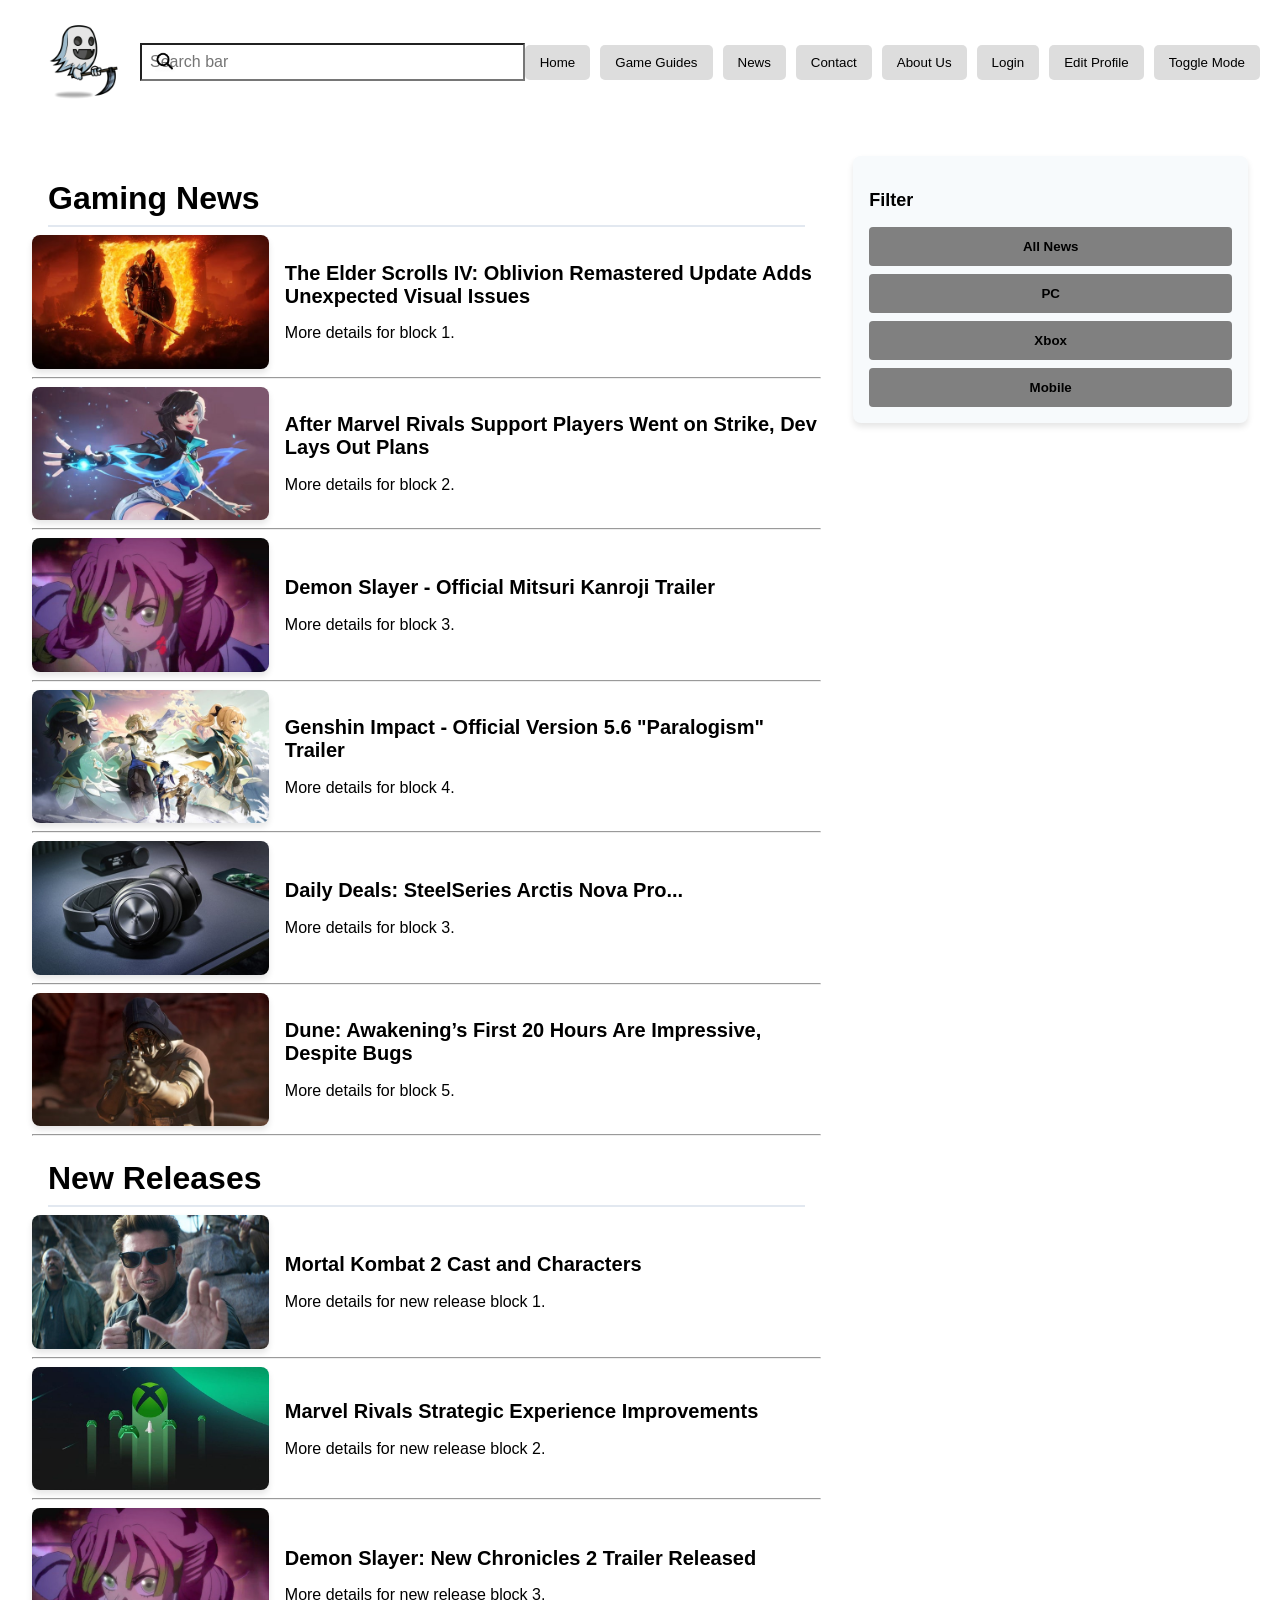
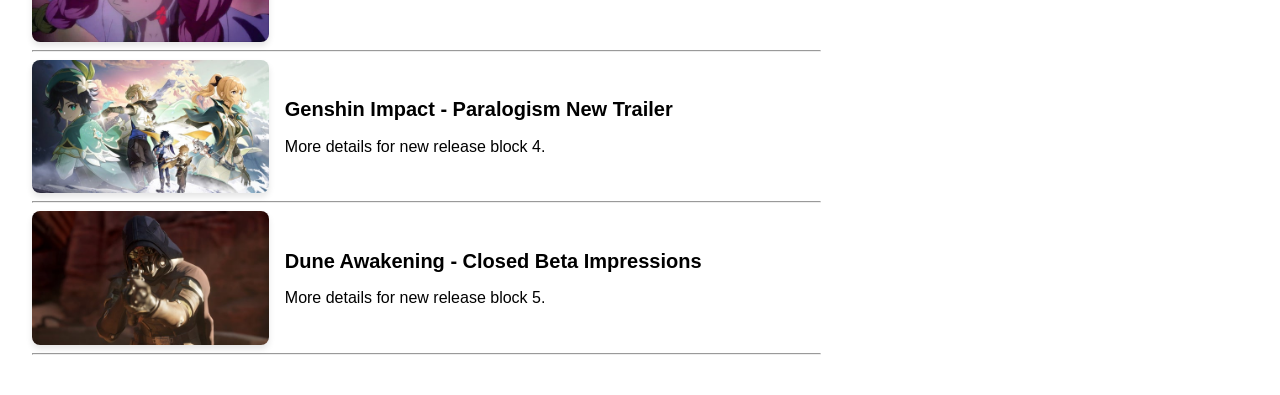
<file: TestingWeb/news.html>
<!DOCTYPE html>
<html lang="en">

<head>
    <meta charset="UTF-8">
    <meta name="viewport" content="width=device-width, initial-scale=1.0">
    <title>Game Knowledge Hub</title>
    <link rel="stylesheet" href="styles.css">
    <script src="https://www.w3schools.com/lib/w3.js"></script>
    <script src="auth.js"></script>

    <style>
        /* Base Reset */
        body {
            font-family: Arial, sans-serif;
            margin: 0;
            padding: 0;
        }

        /* ------------------ Layout and Sections ------------------ */
        .container {
            display: flex;
            flex-wrap: wrap;
            padding: 16px;
        }

        .left-side {
            flex: 2;
            padding: 16px;
        }

        .right-side {
            flex: 1;
            padding: 16px;
        }

        .contact-container {
            display: flex;
            flex-wrap: wrap;
            gap: 40px;
            align-items: center;
            justify-content: center;
            padding: 40px 20px;
        }

        /* ------------------ Header and Navigation ------------------ */
        header {
            display: flex;
            justify-content: space-between;
            padding: 10px 20px;
            align-items: center;
            background-color: #fff;
        }

        nav {
            display: flex;
            gap: 10px;
        }

        .logo h2 {
            margin: 0;
        }

        .nav-items {
            display: flex;
            gap: 10px;
        }

        .hamburger {
            display: none;
            flex-direction: column;
            gap: 5px;
            cursor: pointer;
        }

        .hamburger div {
            width: 30px;
            height: 4px;
            background-color: #333;
        }

        /* ------------------ Contact Section ------------------ */
        .contact-logo img {
            max-width: 400px;
            width: 100%;
            border-radius: 12px;
        }

        .contact-form {
            max-width: 500px;
            width: 100%;
        }

        .contact-form h2 {
            font-size: 2rem;
            margin-bottom: 20px;
            text-align: center;
        }

        .contact-form form {
            display: flex;
            flex-direction: column;
            gap: 15px;
        }

        .contact-form input,
        .contact-form textarea {
            padding: 10px;
            border: 1px solid #ccc;
            border-radius: 8px;
            font-size: 1rem;
        }

        .contact-form button {
            padding: 12px;
            border: none;
            background-color: black;
            color: white;
            font-size: 1rem;
            border-radius: 8px;
            cursor: pointer;
            transition: background-color 0.3s ease;
        }

        .contact-form button:hover {
            background-color: grey;
        }

        /* ------------------ Left Side Content ------------------ */
        .left-content {
            display: flex;
            align-items: center;
            text-decoration: none;
        }

        .left-content:hover {
            transform: scale(1.05);
            transition: transform 0.3s ease;
        }

        .image {
            width: 30%;
            height: auto;
            margin-right: 16px;
            border-radius: 8px;
            box-shadow: 0 4px 6px rgba(0, 0, 0, 0.1);
        }

        .description {
            flex: 1;
        }

        .title {
            font-size: 1.25rem;
            font-weight: 600;
            color: #1a202c;
        }

        .text {
            color: #4a5568;
            margin-top: 8px;
        }

        .page-title {
            font-size: 2rem;
            font-weight: 700;
            color: #2d3748;
            text-align: left;
            margin: 24px 16px 8px 16px;
            border-bottom: 2px solid #e2e8f0;
            padding-bottom: 8px;
        }

        /* ------------------ Right Side Filters ------------------ */
        .filter {
            background-color: #f7fafc;
            padding: 16px;
            border-radius: 8px;
            box-shadow: 0 4px 6px rgba(0, 0, 0, 0.1);
        }

        .filter-title {
            font-size: 1.125rem;
            font-weight: 600;
            margin-bottom: 16px;
            color: #2d3748;
        }

        .filter-buttons {
            display: flex;
            flex-direction: column;
            gap: 8px;
        }

        .filter-btn {
            width: 100%;
            padding: 12px;
            background-color: #3182ce;
            color: white;
            font-weight: 600;
            border-radius: 4px;
            border: none;
            cursor: pointer;
            transition: background-color 0.3s ease;
        }

        .filter-btn:hover {
            background-color: #2b6cb0;
        }

        /* ------------------ Search Bar ------------------ */
        .search-container {
            display: flex;
            align-items: center;
            gap: 8px;
            flex: 1;
            max-width: 400px;
            margin: 0 auto;
        }

        .search-bar {
            flex-grow: 1;
            padding: 8px;
            font-size: 16px;
        }

        .search-icon {
            width: 20px;
            height: 20px;
            margin-left: 5px;
        }

        .light-mode header,
        .light-mode nav {
            background-color: white !important;
        }

        .light-mode .title {
            color: #1a202c;
        }

        .light-mode .text {
            color: #1a202c;
        }

        .light-mode .filter {
            background-color: #f7fafc;
        }

        .light-mode .filter-title {
            color: #2d3748;
        }

        .light-mode .filter-btn {
            background-color: gray;
        }

        .light-mode .filter-btn:hover {
            background-color: gray;
        }



        /* ------------------ Responsive ------------------ */
        @media (max-width: 768px) {
            .container {
                flex-direction: column;
            }

            .right-side {
                order: -1;
                width: 100%;
                padding: 12px;
            }

            .left-side {
                width: 100%;
                padding: 12px;
            }

            .image {
                width: 40%;
                margin: 0 auto;
                display: block;
            }

            .left-content {
                flex-direction: column;
                align-items: center;
            }

            .description {
                margin-top: 16px;
                text-align: center;
            }

            nav {
                display: flex;
                gap: 10px;
            }

            .nav-items {
                display: flex;
                gap: 10px;
            }

            .hamburger {
                display: none;
                flex-direction: column;
                gap: 5px;
                cursor: pointer;
            }

            .hamburger div {
                width: 30px;
                height: 4px;
                background-color: #333;
            }

            @media (max-width: 768px) {
                .nav-items {
                    display: none;
                    flex-direction: column;
                    width: 100%;
                    align-items: center;
                }

                .nav-items.active {
                    display: flex;
                }

                .hamburger {
                    display: flex;
                }
            }


            .nav-items {
                display: none;
                flex-direction: column;
                width: 100%;
                align-items: center;
            }

            .nav-items.active {
                display: flex;
            }

            .hamburger {
                display: flex;
            }
        }

        /* ------------------ Dark Mode ------------------ */
        @media (prefers-color-scheme: dark) {
            body {
                background-color: black;
                color: #edf2f7;
            }

            .title {
                color: #f7fafc;
            }

            .text {
                color: #cbd5e0;
            }

            .filter {
                background-color: black;
            }

            .filter-title {
                color: white;
            }

            .filter-btn {
                background-color: #4299e1;
            }

            .filter-btn:hover {
                background-color: #2b6cb0;
            }

            header,
            nav {
                background-color: black !important;
            }

            .hamburger div {
                background-color: #edf2f7;
            }
        }

        /* Light Mode override (optional if you're using theme toggling) */
        .light-mode header,
        .light-mode nav {
            background-color: white !important;
        }

        .light-mode .title {
            color: #1a202c;
        }

        .light-mode .text {
            color: white;
        }
    </style>


</head>

<body>

    <header>
        <div class="logo">
            <img id="logo-img" alt="Logo" />
        </div>

        <div class="search-container">
            <input type="text" placeholder="Search bar" class="search-bar" id="search-input" />
            <img id="search-icon" alt="Search" class="search-icon" />
        </div>

        <nav id="nav-menu">
            <a id="home-link"><button>Home</button></a>
            <a id="guides-link"><button>Game Guides</button></a>
            <a id="news-link"><button>News</button></a>
            <a id="contact-link"><button>Contact</button></a>
            <a id="about-link"><button>About Us</button></a>
            <div id="auth-container"></div>
            <a id="edit-profile-link"><button>Edit Profile</button></a>
            <button id="theme-toggle">Toggle Mode</button>
        </nav>


    </header>

    <div class="container">

        <!-- Left Side (Main Content) -->
        <div class="left-side">
            <!-- Gaming News Section -->
            <h1 class="page-title">Gaming News</h1>

            <a href="news-detail.html" class="left-content" data-category="PC" onclick="storeData(
                'The Elder Scrolls IV: Oblivion Remastered Update Adds Unexpected Visual Issues', 
                'new4.jpg', 
                'The Dune story, written by Frank Herbert, is a science fiction epic set in a distant future where noble houses vie for control over the desert planet of Arrakis. Arrakis is the only source of spice melange, a powerful substance that grants heightened mental abilities and is essential for space travel. The novel explores themes of politics, religion, ecology, and human evolution.'
            )">
                <img src="../image/new4.jpg" alt="Description Image 1" class="image">
                <div class="description">
                    <h2 class="title">The Elder Scrolls IV: Oblivion Remastered Update Adds Unexpected Visual Issues
                    </h2>
                    <p class="text">More details for block 1.</p>
                </div>
            </a>
            <hr>

            <a href="news-detail.html" class="left-content" data-category="Xbox" onclick="storeData(
                'After Marvel Rivals Support Players Went on Strike, Dev Lays Out Plans', 
                'new5.jpg', 
                'More details for block 2 hahahahahahaha.The Dune story, written by Frank Herbert, is a science fiction epic set in a distant future where noble houses vie for control over the desert planet of Arrakis. Arrakis is the only source of spice melange, a powerful substance that grants heightened mental abilities and is essential for space travel. The novel explores themes of politics, religion, ecology, and human evolution.'
            )">
                <img src="../image/new5.jpg" alt="Description Image 2" class="image">
                <div class="description">
                    <h2 class="title">After Marvel Rivals Support Players Went on Strike, Dev Lays Out Plans</h2>
                    <p class="text">More details for block 2.</p>
                </div>
            </a>
            <hr>

            <a href="news-detail.html" class="left-content" data-category="Mobile" onclick="storeData(
                'Demon Slayer - Official Mitsuri Kanroji Trailer', 
                'new6.jpg', 
                'More details for block 3.'
            )">
                <img src="../image/new6.jpg" alt="Description Image 3" class="image">
                <div class="description">
                    <h2 class="title">Demon Slayer - Official Mitsuri Kanroji Trailer</h2>
                    <p class="text">More details for block 3.</p>
                </div>
            </a>
            <hr>

            <a href="news-detail.html" class="left-content" data-category="PC" onclick="storeData(
                'Genshin Impact - Official Version 5.6 " Paralogism" Trailer', 'new7.jpg' , 'More details for block 4.'
                )">
                <img src="../image/new7.jpg" alt="Description Image 4" class="image">
                <div class="description">
                    <h2 class="title">Genshin Impact - Official Version 5.6 "Paralogism" Trailer</h2>
                    <p class="text">More details for block 4.</p>
                </div>
            </a>
            <hr>

            <a href="news-detail.html" class="left-content" data-category="Mobile" onclick="storeData(
                'Demon Slayer - Official Mitsuri Kanroji Trailer', 
                'new6.jpg', 
                'More details for block 3.'
            )">
                <img src="../image/new1.jpg" alt="Description Image 3" class="image">
                <div class="description">
                    <h2 class="title">Daily Deals: SteelSeries Arctis Nova Pro...</h2>
                    <p class="text">More details for block 3.</p>
                </div>
            </a>
            <hr>

            <a href="news-detail.html" class="left-content" data-category="Xbox" onclick="storeData(
                'Dune: Awakening’s First 20 Hours Are Impressive, Despite Bugs', 
                'new8.jpg', 
                'The Dune story, written by Frank Herbert, is a science fiction epic set in a distant future where noble houses vie for control over the desert planet of Arrakis. Arrakis is the only source of spice melange, a powerful substance that grants heightened mental abilities and is essential for space travel. The novel explores themes of politics, religion, ecology, and human evolution.'
            )">
                <img src="../image/new8.jpg" alt="Description Image 5" class="image">
                <div class="description">
                    <h2 class="title">Dune: Awakening’s First 20 Hours Are Impressive, Despite Bugs</h2>
                    <p class="text">More details for block 5.</p>
                </div>
            </a>
            <hr>

            <!-- New Releases Section -->
            <h1 class="page-title">New Releases</h1>

            <a href="news-detail.html" class="left-content" data-category="PC" onclick="storeData(
                'The Elder Scrolls IV: Oblivion Remastered Visual Update', 
                'new4.jpg', 
                'More details for new release block 1.'
            )">
                <img src="../image/new2.jpg" alt="Description Image 1" class="image">
                <div class="description">
                    <h2 class="title">Mortal Kombat 2 Cast and Characters</h2>
                    <p class="text">More details for new release block 1.</p>
                </div>
            </a>
            <hr>

            <a href="news-detail.html" class="left-content" data-category="Xbox" onclick="storeData(
                'Marvel Rivals Strategic Experience Improvements', 
                'new5.jpg', 
                'More details for new release block 2.'
            )">
                <img src="../image/new3.jpg" alt="Description Image 2" class="image">
                <div class="description">
                    <h2 class="title">Marvel Rivals Strategic Experience Improvements</h2>
                    <p class="text">More details for new release block 2.</p>
                </div>
            </a>
            <hr>

            <a href="news-detail.html" class="left-content" data-category="Mobile" onclick="storeData(
                'Demon Slayer: New Chronicles 2 Trailer Released', 
                'new6.jpg', 
                'More details for new release block 3.'
            )">
                <img src="../image/new6.jpg" alt="Description Image 3" class="image">
                <div class="description">
                    <h2 class="title">Demon Slayer: New Chronicles 2 Trailer Released</h2>
                    <p class="text">More details for new release block 3.</p>
                </div>
            </a>
            <hr>

            <a href="news-detail.html" class="left-content" data-category="PC" onclick="storeData(
                'Genshin Impact - Paralogism New Trailer', 
                'new7.jpg', 
                'More details for new release block 4.'
            )">
                <img src="../image/new7.jpg" alt="Description Image 4" class="image">
                <div class="description">
                    <h2 class="title">Genshin Impact - Paralogism New Trailer</h2>
                    <p class="text">More details for new release block 4.</p>
                </div>
            </a>
            <hr>

            <a href="news-detail.html" class="left-content" data-category="Xbox" onclick="storeData(
                'Dune Awakening - Closed Beta Impressions', 
                'new8.jpg', 
                'More details for new release block 5.'
            )">
                <img src="../image/new8.jpg" alt="Description Image 5" class="image">
                <div class="description">
                    <h2 class="title">Dune Awakening - Closed Beta Impressions</h2>
                    <p class="text">More details for new release block 5.</p>
                </div>
            </a>
            <hr>
        </div>


        <script>
            // Function to store data in localStorage when a news item is clicked
            function storeData(title, image, text) {
                localStorage.setItem('newsTitle', title);
                localStorage.setItem('newsImage', image);
                localStorage.setItem('newsText', text);
            }
        </script>



        <!-- Right Side (Filters) -->
        <div class="right-side">
            <div class="filter">
                <h3 class="filter-title">Filter</h3>
                <div class="filter-buttons">
                    <button class="filter-btn" onclick="filterNews('All')">All News</button>
                    <button class="filter-btn" onclick="filterNews('PC')">PC</button>
                    <button class="filter-btn" onclick="filterNews('Xbox')">Xbox</button>
                    <button class="filter-btn" onclick="filterNews('Mobile')">Mobile</button>
                </div>
            </div>
        </div>

    </div>

    <div w3-include-html="footer.html"></div>

    <!-- Filter Script -->
    <script>
        function filterNews(category) {
            const newsItems = document.querySelectorAll('.left-content');
            newsItems.forEach(item => {
                const itemCategory = item.getAttribute('data-category');
                if (category === 'All' || itemCategory === category) {
                    item.style.display = 'flex';
                } else {
                    item.style.display = 'none';
                }
            });
        }
    </script>

    <script>
        function toggleMenu() {
            const navItems = document.querySelector('nav');
            navItems.classList.toggle('active');
        }
    </script>

    <script>
        const isSubPage = location.pathname.includes("TestingWeb");

        const path = isSubPage ? "../" : "";

        document.getElementById("logo-img").src = path + "image/Logo.png";
        document.getElementById("search-icon").src = path + "image/Search.png";

        document.getElementById("home-link").href = path + "index.html";
        document.getElementById("guides-link").href = path + "TestingWeb/game-guides.html";
        document.getElementById("news-link").href = path + "TestingWeb/news.html";
        document.getElementById("contact-link").href = path + "TestingWeb/contact.html";
        document.getElementById("about-link").href = path + "TestingWeb/about.html";
        document.getElementById("edit-profile-link").href = path + "TestingWeb/edit-profile.html";
    </script>



</body>

</html>
</file>
<file: TestingWeb/styles.css>
/* Default Dark Mode Styles */
.dark-mode {
    background-color: #1a1a1a;
    color: white;
    font-family: Arial, sans-serif;
    margin: 0;
    padding: 0;
    transition: background 0.3s ease-in-out, color 0.3s ease-in-out;
}

/* Header */
header {
    background-color: black;
    padding: 15px;
    display: flex;
    justify-content: space-between;
    align-items: center;
    flex-wrap: wrap;
}

nav {
    display: flex;
    gap: 10px;
    flex-wrap: wrap;
}

/* Buttons */
button {
    background-color: #444;
    color: white;
    border: none;
    padding: 10px 15px;
    border-radius: 5px;
    cursor: pointer;
    transition: background 0.3s ease-in-out, transform 0.2s ease-in-out;
}

button:hover {
    background-color: #666;
    transform: scale(1.05);
}

/* Search Bar */

 .search-container {
    display: flex;
    align-items: center;
    gap: 8px;
    flex: 1;
    max-width: 400px;
    margin: 0 auto;
}

.search-bar {
    flex-grow: 1;
    padding: 8px;
    font-size: 16px;
}

.search-icon {
    width: 20px;
    height: 20px;
    margin-left: 5px;
}

.search-container {
    position: relative;
    display: inline-block;
}

.search-bar {
    padding-left: 30px;
}

.search-icon {
    position: absolute;
    left: 10px;
    top: 50%;
    transform: translateY(-50%);
    width: 16px;
    height: 16px;
}

/* Categories */
.categories {
    display: flex;
    justify-content: center;
    flex-wrap: wrap;
    gap: 10px;
    padding: 20px;
}

.categories button {
    padding: 20px;
    background: #555;
    border-radius: 30px;
    width: 100%;
    max-width: 180px;
    text-align: center;
    font-size: 1rem;
    transition: background 0.3s ease-in-out, transform 0.2s ease-in-out;
}

.categories button:hover {
    background: #777;
    transform: scale(1.05);
}

/* Content Grid */
.content-grid {
    display: flex;
    gap: 20px;
    padding: 20px;
    flex-wrap: wrap;
    align-items: flex-start;
}

/* Advertisement */
.advertisement {
    flex: 2;
    background: #333;
    padding: 50px;
    text-align: center;
    border-radius: 5px;
    cursor: pointer;
}

.advertisement h2 {
    margin: 10px;
    padding: 10px;
}

.advertisement img {
    width: 100%;
    border-radius: 5px;
    transition: transform 0.3s ease-in-out, box-shadow 0.3s ease-in-out;
}

.advertisement img:hover {
    transform: scale(1.05);
    box-shadow: 0 4px 10px rgba(255, 255, 255, 0.2);
}

/* Latest Guides */
.latest-guides {
    flex: 1;
    background: #444;
    padding: 20px;
    border-radius: 5px;
}

.lg-image {
    display: flex;
    align-items: center;
    justify-content: center;
    gap: 15px;
    flex-wrap: wrap;
}

.lg-image img {
    width: 40%;
    height: auto;
    border-radius: 5px;
    transition: transform 0.3s ease-in-out, box-shadow 0.3s ease-in-out;
}

.lg-image img:hover {
    transform: scale(1.05);
    box-shadow: 0px 4px 10px rgba(255, 255, 255, 0.2);
}

.lg-image p {
    flex: 1;
    min-width: 50%;
}

/* Latest News */
.latest-news {
    padding: 20px;
}

.news-grid {
    display: grid;
    grid-template-columns: 1fr;
    grid-template-rows: auto;
    gap: 20px;
}

.news-card {
    display: flex;
    align-items: center;
    gap: 30px;
    margin: 10px;
    background: #333;
    padding: 15px;
    border-radius: 5px;
    cursor: pointer;
    transition: background 0.3s ease-in-out, transform 0.2s ease-in-out;
}

.news-card:hover {
    background: #555;
    transform: scale(1.03);
}

.news-card img {
    width: 250px;
    height: 150px;
    border-radius: 5px;
}

/* Game Info */
.game-info {
    display: flex;
    gap: 20px;
    padding: 20px;
    flex-wrap: wrap;
}

/* Most Popular & Latest Cheat */
.most-popular, .latest-cheat {
    flex: 1;
    background: #444;
    padding: 20px;
    border-radius: 5px;
    display: grid;
    grid-template-columns: repeat(auto-fit, minmax(300px, 1fr));
    gap: 20px;
}

/* Card Style */
.popular-card, .cheat-card {
    display: flex;
    align-items: center;
    gap: 15px;
    background: #333;
    padding: 15px;
    border-radius: 5px;
    cursor: pointer;
    transition: background 0.3s ease-in-out, transform 0.2s ease-in-out;
}

.popular-card:hover, .cheat-card:hover {
    background: #555;
    transform: scale(1.03);
}

.popular-card img, .cheat-card img {
    width: 150px;
    height: 200px;
    border-radius: 5px;
}

.popular-content, .cheat-content {
    flex: 1;
}

.latest-cheat button {
    display: block;
    margin-top: 10px;
    width: 100%;
    padding: 10px;
}

/* Footer */
.footer {
    display: flex;
    flex-wrap: wrap;
    justify-content: space-between;
    align-items: center;
    padding: 20px;
    background-color: #222;
    color: white;
    text-align: center;
}

/* Light Mode */
.light-mode {
    background-color: white;
    color: black;
}

.light-mode header {
    background-color: #f0f0f0;
}

.light-mode nav {
    background-color: #f0f0f0;
}

.light-mode button {
    background-color: #ddd;
    color: black;
}




.light-mode button:hover {
    background-color: #bbb;
}

.light-mode .popular-card,
.light-mode .latest-cheat,
.light-mode .cheat-card,
.light-mode .advertisement,
.light-mode .latest-guides,
.light-mode .news-card,
.light-mode .most-popular,
.light-mode .latest-news {
    background-color: #e0e0e0;
}

.light-mode .footer {
    background-color: #f0f0f0;
    color: black;
}

.light-mode .user-email {
    color: black;
}

.light-mode .logout-btn {
    background-color: darkred;
    color: white;
}

.light-mode .search-bar {
    background-color: white;
    color: black;
}

.light-mode .search-icon {
    filter: invert(0);
}

/* Force all text inside Light Mode to Black */
/* Force all text inside Light Mode to Black */
.light-mode h1,
.light-mode h2,
.light-mode h3,
.light-mode h4,
.light-mode h5,
.light-mode h6,
.light-mode p,
.light-mode a,
.light-mode span,
.light-mode div,
.light-mode li {
    color: black !important;
}
/* Additional text color fixes for other UI elements */
.light-mode button, 
.light-mode .user-email, 
.light-mode .search-bar,
.light-mode .search-icon {
    color: black !important;
}

/* Fixing any text that might remain white in specific elements */
.light-mode .advertisement h2,
.light-mode .news-card,
.light-mode .game-guide-detail h1, 
.light-mode .game-guide-detail h2, 
.light-mode .game-guide-detail p {
    color: black !important;
}


/* Fix text inside cards */
.light-mode .advertisement h2,
.light-mode .popular-content,
.light-mode .cheat-content,
.light-mode .latest-guides,
.light-mode .news-card,
.light-mode .latest-news,
.light-mode .most-popular,
.light-mode .latest-cheat {
    color: black;
}

/* Logo */
.logo img {
    width: 120px;
    height: auto;
}

/* User Info */
.user-info {
    display: flex;
    align-items: center;
    gap: 10px;
}

.user-email {
    color: white;
    font-size: 14px;
}

.logout-btn {
    background-color: red;
    color: white;
    border: none;
    padding: 5px 10px;
    cursor: pointer;
    border-radius: 4px;
}

/* Responsive Design */
@media (max-width: 1024px) {
    .content-grid {
        flex-direction: column;
        align-items: center;
    }

    .game-info {
        flex-direction: column;
        align-items: center;
    }
}

@media (max-width: 768px) {
    header {
        flex-direction: column;
        align-items: center;
        text-align: center;
    }

    nav {
        justify-content: center;
    }

    .categories {
        flex-direction: column;
        align-items: center;
    }

    .categories button {
        width: 80%;
    }

    .content-grid, .game-info {
        flex-direction: column;
        align-items: center;
    }

    .latest-guides, .most-popular, .latest-cheat {
        width: 90%;
    }

    .lg-image {
        flex-direction: column;
        align-items: center;
    }

    .lg-image img {
        width: 80%;
    }
}

@media (max-width: 480px) {
    .categories button {
        width: 100%;
    }

    .lg-image img {
        width: 100%;
    }

    .footer {
        flex-direction: column;
    }
}
</file>
<file: TestingWeb/gameguidestyle.css>
body {
        margin: 0;
        font-family: Arial, sans-serif;
    }

    main.container {
        display: flex;
        gap: 20px;
        padding: 20px;
    }

    /* Filter Block */
    aside.left-side {
        flex: 0 0 250px;
        background: #222;
        padding: 20px;
        border-radius: 12px;
    }

    /* Guides Block */
    section.right-side {
        flex: 1;
        background: #333;
        padding: 20px;
        border-radius: 12px;
    }

    .filter-title {
        color: #fff;
        margin-bottom: 15px;
        font-size: 20px;
    }

    .filter-buttons {
        display: flex;
        flex-direction: column;
        gap: 10px;
    }

    .filter-btn {
        padding: 10px;
        background-color: #555;
        color: #fff;
        border: none;
        border-radius: 6px;
        cursor: pointer;
        transition: background 0.3s;
    }

    .filter-btn:hover {
        background-color: #777;
    }

    /* Popular Guides Section */
    .popular-guides {
        display: grid;
        grid-template-columns: repeat(2, 1fr);
        grid-template-rows: repeat(2, 1fr);
        gap: 20px;
        margin-bottom: 40px;
    }

    .popular-item {
        background: #444;
        padding: 20px;
        border-radius: 10px;
        text-decoration: none;
        color: inherit;
        display: flex;
        flex-direction: column;
        align-items: center;
        transition: transform 0.3s ease, box-shadow 0.3s ease;
    }

    .popular-item img {
        width: 100%;
        height: auto;
        border-radius: 8px;
        margin-bottom: 10px;
    }

    .popular-item .description {
        text-align: center;
    }

    .popular-item .title {
        font-size: 18px;
        color: #fff;
        margin-bottom: 5px;
    }

    .popular-item .text {
        font-size: 14px;
        color: #ccc;
    }

    .popular-item:hover {
        transform: scale(1.05);
        box-shadow: 0 4px 12px rgba(0, 0, 0, 0.5);
    }

    /* All Guides Section */
    .all-guides {
        display: grid;
        grid-template-columns: repeat(3, 1fr);
        grid-template-rows: repeat(2, 1fr);
        gap: 20px;
    }

    .guide-card {
        background: #444;
        padding: 20px;
        border-radius: 10px;
        text-decoration: none;
        color: inherit;
        display: flex;
        flex-direction: column;
        align-items: center;
        transition: transform 0.3s ease, box-shadow 0.3s ease;
    }

    .guide-card img {
        width: 100%;
        height: auto;
        border-radius: 8px;
        margin-bottom: 10px;
    }

    .guide-card .description {
        text-align: center;
    }

    .guide-card .title {
        font-size: 18px;
        color: #fff;
        margin-bottom: 5px;
    }

    .guide-card .text {
        font-size: 14px;
        color: #ccc;
    }

    .guide-card:hover {
        transform: scale(1.05);
        box-shadow: 0 4px 12px rgba(0, 0, 0, 0.5);
    }

    /* Latest Cheats Section */
    .latest-cheats {
        display: grid;
        grid-template-columns: repeat(2, 1fr);
        gap: 20px;
        margin-bottom: 40px;
    }

    .cheat-item {
        width: 80%;
        background: #444;
        padding: 20px;
        border-radius: 10px;
        text-decoration: none;
        color: inherit;
        display: flex;
        flex-direction: column;
        align-items: center;
        transition: transform 0.3s ease, box-shadow 0.3s ease;
    }

    .cheat-item img {
        width: 80%;
        height: 60%;
        border-radius: 8px;
        margin-bottom: 10px;
    }

    .cheat-item .description {
        text-align: center;
    }

    .cheat-item .title {
        font-size: 18px;
        color: #fff;
        margin-bottom: 5px;
    }

    .cheat-item .text {
        font-size: 14px;
        color: #ccc;
    }

    .cheat-item:hover {
        transform: scale(1.05);
        box-shadow: 0 4px 12px rgba(0, 0, 0, 0.5);
    }

    

    /* Light Mode */
    .light-mode body {
        background-color: white;
        color: black;
    }

    .light-mode main.container {
        background-color: #f0f0f0;
    }

    .light-mode aside.left-side,
    .light-mode section.right-side {
        background: #fff;
        color: #000;
    }
    .light-mode .filter-title,
    .light-mode .filter-btn,
    .light-mode .popular-item,
    .light-mode .guide-card,
    .light-mode .cheat-item {
        background-color: #e0e0e0;
        color: black;
    }

    
    .light-mode .page-title {
        color: black !important; 
    }



    .light-mode .filter-btn {
        background-color: #ddd;
        color: black;
    }

    .light-mode .filter-btn:hover {
        background-color: #bbb;
    }

    .light-mode .popular-item:hover,
    .light-mode .guide-card:hover,
    .light-mode .cheat-item:hover {
        background-color: #f5f5f5;
        box-shadow: 0 4px 12px rgba(0, 0, 0, 0.2);
    }

    .light-mode .popular-item .title,
    .light-mode .guide-card .title,
    .light-mode .cheat-item .title {
        color: black;
    }

    .light-mode .popular-item .text,
    .light-mode .guide-card .text,
    .light-mode .cheat-item .text {
        color: #555;
    }

    /* Responsive Layout for Light Mode */
@media screen and (max-width: 768px) {
    .latest-cheats {
        grid-template-columns: 1fr;
    }

    .cheat-item img,
    .light-mode .cheat-item img {
        width: 90%;
    }

    main.container,
    .light-mode main.container {
        flex-direction: column;
    }

    aside.left-side,
    section.right-side,
    .light-mode aside.left-side,
    .light-mode section.right-side {
        width: 100%;
    }
}
</file>
